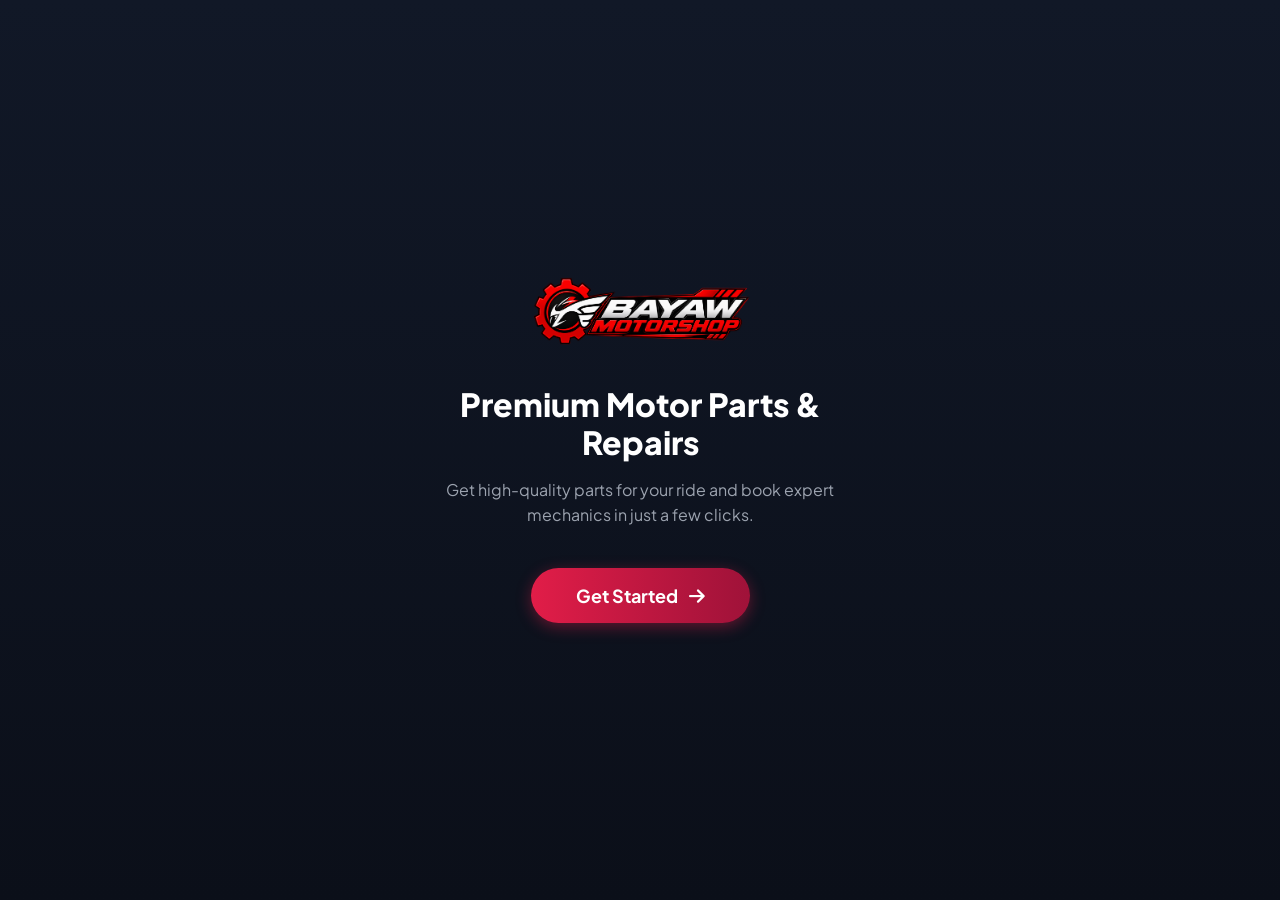
<file: index.html>
<!DOCTYPE html>
<html lang="en">
<head>
    <meta charset="UTF-8">
    <meta name="viewport" content="width=device-width, initial-scale=1.0">
    <title>Welcome - Bayaw Motorshop</title>
    <link rel="stylesheet" href="https://cdnjs.cloudflare.com/ajax/libs/font-awesome/6.4.0/css/all.min.css">
    
    <!-- NAKAPASOK NA ANG CSS DITO PARA IWAS CONFLICT -->
    <style>
        @import url('https://fonts.googleapis.com/css2?family=Plus+Jakarta+Sans:wght@400;500;600;700;800&display=swap');

        * {
            margin: 0;
            padding: 0;
            box-sizing: border-box;
            font-family: 'Plus Jakarta Sans', sans-serif;
        }

        body {
            background: linear-gradient(180deg, #111827 0%, #0B0F19 100%);
            display: flex;
            justify-content: center;
            align-items: center;
            min-height: 100vh;
            padding: 20px;
            text-align: center;
            color: white;
            overflow: hidden;
        }

        .welcome-container {
            max-width: 450px;
            width: 100%;
            animation: fadeIn 1s ease-in-out;
        }

        @keyframes fadeIn {
            from { opacity: 0; transform: translateY(20px); }
            to { opacity: 1; transform: translateY(0); }
        }

        .welcome-container img {
            width: 220px;
            max-height: 100px;
            object-fit: contain;
            margin-bottom: 30px;
        }

        .welcome-container h1 {
            font-size: 32px;
            font-weight: 800;
            margin-bottom: 15px;
            line-height: 1.2;
        }

        .welcome-container p {
            color: #9CA3AF;
            font-size: 16px;
            line-height: 1.6;
            margin-bottom: 40px;
        }

        /* MOVING GRADIENT ANIMATION */
        @keyframes gradientMove {
            0% { background-position: 0% 50%; }
            50% { background-position: 100% 50%; }
            100% { background-position: 0% 50%; }
        }

        .btn-get-started {
            display: inline-block;
            padding: 16px 45px;
            color: white;
            text-decoration: none;
            border-radius: 50px;
            font-weight: 700;
            font-size: 18px;
            
            /* ITO ANG MOVING GRADIENT */
            background: linear-gradient(270deg, #E11D48, #BE123C, #9F1239, #E11D48);
            background-size: 300% 300%;
            animation: gradientMove 3s ease infinite;
            
            box-shadow: 0 4px 15px rgba(225, 29, 72, 0.4);
            transition: 0.3s;
            cursor: pointer;
            border: none;
        }

        .btn-get-started:hover {
            transform: translateY(-3px) scale(1.02);
            box-shadow: 0 8px 25px rgba(225, 29, 72, 0.6);
        }
    </style>
</head>
<body>

    <div class="welcome-container">
        <img src="images/logo.png" alt="Bayaw Motorshop Logo">
        
        <h1>Premium Motor Parts & Repairs</h1>
        
        <p>Get high-quality parts for your ride and book expert mechanics in just a few clicks.</p>
        
        <!-- Dito papunta sa Login page -->
        <a href="login.html" class="btn-get-started">
            Get Started <i class="fa-solid fa-arrow-right" style="margin-left: 8px;"></i>
        </a>
    </div>

</body>
</html>
</file>
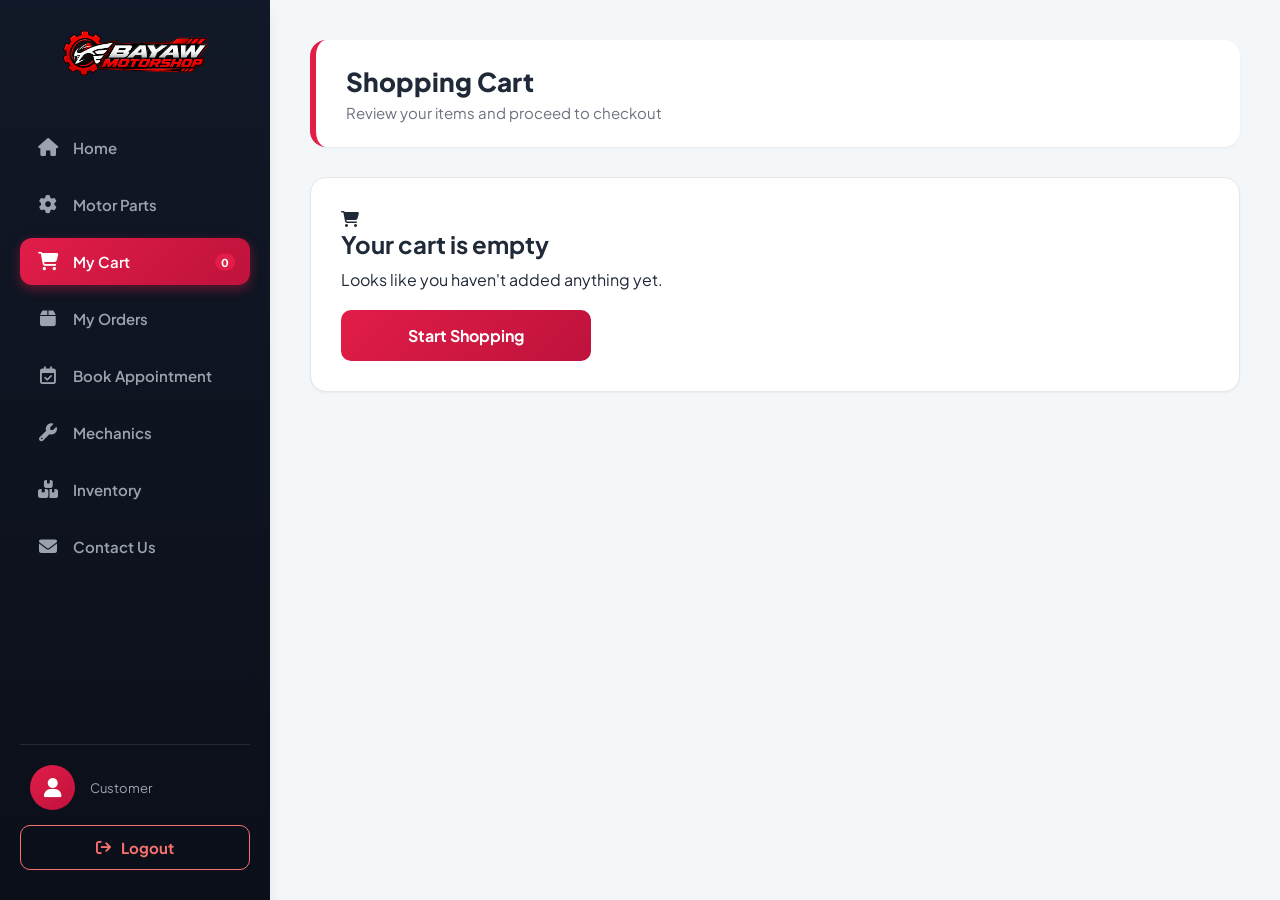
<file: cart.html>
<!DOCTYPE html>
<html lang="en">
<head>
    <meta charset="UTF-8">
    <meta name="viewport" content="width=device-width, initial-scale=1.0">
    <title>My Cart - Bayaw</title>
    <link rel="stylesheet" href="style.css">
    <link rel="stylesheet" href="https://cdnjs.cloudflare.com/ajax/libs/font-awesome/6.4.0/css/all.min.css">
</head>
<body>
    <div class="modal-overlay" id="customModal">
        <div class="modal-box"><h3 id="modalTitle">Title</h3><p id="modalMessage">Message</p><div class="modal-actions"><button class="btn-outline" id="modalBtnNo" onclick="closeModal()">No</button><button class="btn-primary" id="modalBtnYes">Yes</button></div></div>
    </div>

    <div class="mobile-header">
        <img src="images/logo.png" style="height: 35px;" alt="Logo">
        <button class="menu-toggle" onclick="toggleMenu()"><i class="fa-solid fa-bars"></i></button>
    </div>

    <div class="app-container">
        <aside class="sidebar" id="sidebar">
            <div class="logo"><img src="images/logo.png" alt="Bayaw Motorshop"></div>
            <ul class="nav-menu">
                <li><a href="dashboard.html"><i class="fa-solid fa-house"></i> Home</a></li>
                <li><a href="motor-parts.html"><i class="fa-solid fa-gear"></i> Motor Parts</a></li>
                <li><a href="cart.html" class="active"><i class="fa-solid fa-cart-shopping"></i> My Cart <span class="cart-badge" id="cartCount">0</span></a></li>
                <li><a href="orders.html"><i class="fa-solid fa-box"></i> My Orders</a></li>
                <li><a href="book-appointment.html"><i class="fa-regular fa-calendar-check"></i> Book Appointment</a></li>
                <li><a href="mechanics.html"><i class="fa-solid fa-wrench"></i> Mechanics</a></li>
                <li><a href="inventory.html"><i class="fa-solid fa-boxes-stacked"></i> Inventory</a></li>
                <li><a href="contact.html"><i class="fa-solid fa-envelope"></i> Contact Us</a></li>
            </ul>
            <div class="user-section">
                <div class="user-profile"><div class="avatar"><i class="fa-solid fa-user"></i></div><div><h4></h4><p>Customer</p></div></div>
                <button class="logout-btn" onclick="window.location.href='index.html'"><i class="fa-solid fa-arrow-right-from-bracket"></i> Logout</button>
            </div>
        </aside>

        <main class="main-content">
            <div class="page-header"><h1>Shopping Cart</h1><p>Review your items and proceed to checkout</p></div>
            <div class="cart-container" id="cartContainer"></div>
        </main>
    </div>

    <nav class="bottom-nav">
        <a href="dashboard.html"><i class="fa-solid fa-house"></i><span>Home</span></a>
        <a href="motor-parts.html"><i class="fa-solid fa-gear"></i><span>Shop</span></a>
        <a href="cart.html" class="active"><i class="fa-solid fa-cart-shopping"></i><span>Cart</span></a>
        <a href="orders.html"><i class="fa-solid fa-box"></i><span>Orders</span></a>
        <a href="book-appointment.html"><i class="fa-regular fa-calendar-check"></i><span>Book</span></a>
        <a href="mechanics.html"><i class="fa-solid fa-wrench"></i><span>Mech</span></a>
        <a href="inventory.html"><i class="fa-solid fa-boxes-stacked"></i><span>Inv</span></a>
        <a href="contact.html"><i class="fa-solid fa-envelope"></i><span>Contact</span></a>
    </nav>

    <script>
        function toggleMenu() { document.getElementById('sidebar').classList.toggle('active'); }
        function getCart() { return JSON.parse(localStorage.getItem('bayawCart')) || []; }
        function saveCart(cart) { localStorage.setItem('bayawCart', JSON.stringify(cart)); updateCartBadge(); }
        function updateCartBadge() { const totalQty = getCart().reduce((sum, item) => sum + item.qty, 0); document.querySelectorAll('.cart-badge').forEach(b => b.innerText = totalQty); }
        
        function showModal(title, message, onConfirm, yesText = "Yes", noText = "No") {
            document.getElementById('modalTitle').innerText = title; document.getElementById('modalMessage').innerText = message;
            const btnYes = document.getElementById('modalBtnYes'); const btnNo = document.getElementById('modalBtnNo'); btnYes.innerText = yesText; btnNo.innerText = noText;
            const newYes = btnYes.cloneNode(true); const newNo = btnNo.cloneNode(true); btnYes.parentNode.replaceChild(newYes, btnYes); btnNo.parentNode.replaceChild(newNo, btnNo);
            newYes.onclick = () => { closeModal(); if(onConfirm) onConfirm(); }; newNo.onclick = () => { closeModal(); };
            document.getElementById('customModal').classList.add('active');
        }
        function closeModal() { document.getElementById('customModal').classList.remove('active'); }

        function renderCart() {
            const cart = getCart(); const container = document.getElementById('cartContainer');
            if (cart.length === 0) { container.innerHTML = `<div class="empty-cart"><i class="fa-solid fa-cart-shopping"></i><h2>Your cart is empty</h2><p style="margin-top: 10px; margin-bottom: 20px;">Looks like you haven't added anything yet.</p><button class="btn-primary" onclick="window.location.href='motor-parts.html'" style="max-width: 250px; margin: 0 auto; padding: 15px;">Start Shopping</button></div>`; return; }
            
            let html = ''; let total = 0;
            cart.forEach(item => {
                let itemTotal = item.price * item.qty; total += itemTotal;
                html += `
                    <div class="cart-item">
                        <img src="${item.image}" alt="${item.name}">
                        <div class="cart-details"><h4>${item.name}</h4><div class="price">₱${item.price.toLocaleString()}</div></div>
                        <div class="cart-actions">
                            <!-- PLUS AND MINUS BUTTONS -->
                            <div class="qty-container">
                                <button class="qty-btn" onclick="changeQty('${item.id}', -1)">-</button>
                                <input type="text" class="qty-input" value="${item.qty}" readonly>
                                <button class="qty-btn" onclick="changeQty('${item.id}', 1)">+</button>
                            </div>
                            <button class="btn-remove" onclick="confirmRemove('${item.id}', '${item.name}')"><i class="fa-solid fa-trash"></i></button>
                        </div>
                    </div>`;
            });
            html += `<div class="cart-summary"><h3>Total: <span class="total-price">₱${total.toLocaleString()}</span></h3><button class="btn-primary" style="max-width: 300px; margin-left: auto; padding: 15px;" onclick="confirmCheckout(${total})">Proceed to Checkout</button></div>`;
            container.innerHTML = html;
        }

        // Logic para sa Plus at Minus
        function changeQty(id, change) {
            let cart = getCart();
            let item = cart.find(i => i.id === id);
            if (item) {
                item.qty += change;
                if (item.qty < 1) item.qty = 1; // Bawal bumaba sa 1
                saveCart(cart); 
                renderCart();
            }
        }

        function confirmRemove(id, name) {
            showModal("Remove Item", `Are you sure you want to remove ${name}?`, () => {
                let cart = getCart().filter(item => item.id !== id); saveCart(cart); renderCart();
            }, "Yes, Remove", "Cancel");
        }

        function confirmCheckout(totalAmount) {
            showModal("Checkout", "Are you sure you want to place this order?", () => {
                const cart = getCart();
                let orders = JSON.parse(localStorage.getItem('bayawOrders')) || [];
                orders.push({ orderId: 'ORD-' + Math.floor(Math.random() * 1000000), date: new Date().toLocaleString(), items: cart, total: totalAmount, status: 'Processing' });
                localStorage.setItem('bayawOrders', JSON.stringify(orders));
                localStorage.removeItem('bayawCart'); updateCartBadge();
                
                showModal("Order Successful!", "Thank you! Your order is being processed.", () => {
                    window.location.href = 'orders.html';
                }, "View My Orders", "Close");
            }, "Yes, Place Order", "Cancel");
        }

        function confirmLogout() { showModal("Logout", "Are you sure you want to log out?", () => { window.location.href = 'welcome.html'; }, "Yes, Logout", "Cancel"); }

        updateCartBadge(); renderCart();
    </script>
</body>
</html>
</file>
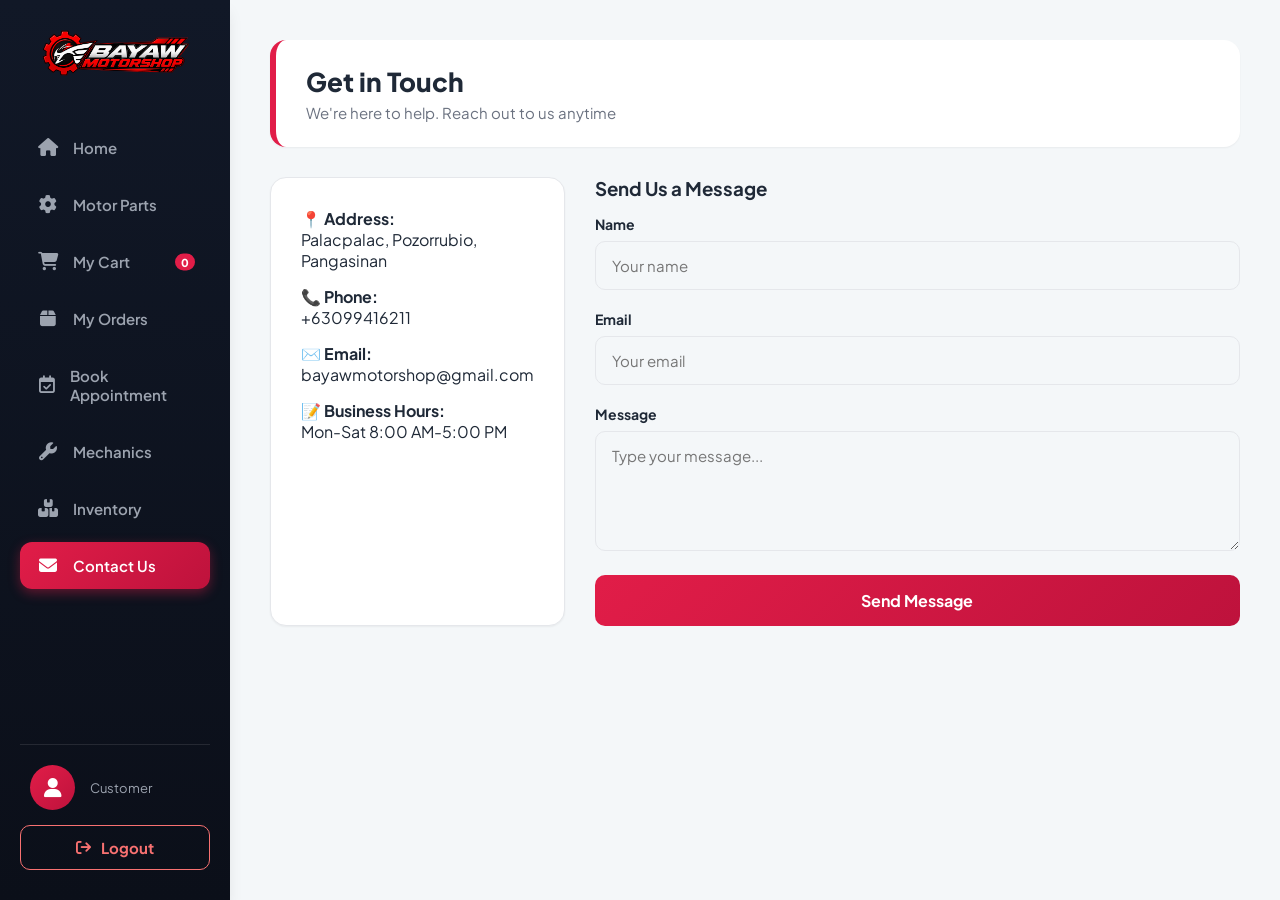
<file: contact.html>
<!DOCTYPE html>
<html lang="en">
<head>
    <meta charset="UTF-8">
    <meta name="viewport" content="width=device-width, initial-scale=1.0">
    <title>Contact Us - Bayaw</title>
    <link rel="stylesheet" href="style.css">
    <link rel="stylesheet" href="https://cdnjs.cloudflare.com/ajax/libs/font-awesome/6.4.0/css/all.min.css">
</head>
<body>
    <div class="modal-overlay" id="customModal">
        <div class="modal-box"><h3 id="modalTitle">Message Sent!</h3><p id="modalMessage">Thank you for reaching out. We will get back to you shortly.</p><div class="modal-actions"><button class="btn-primary" onclick="closeModal()">Okay</button></div></div>
    </div>

    <div class="mobile-header"><img src="images/logo.png" style="height: 35px;"><button class="menu-toggle" onclick="toggleMenu()"><i class="fa-solid fa-bars"></i></button></div>
    
    <div class="app-container">
        <aside class="sidebar" id="sidebar">
            <div class="logo"><img src="images/logo.png" alt="Bayaw Motorshop"></div>
            <ul class="nav-menu">
                <li><a href="dashboard.html"><i class="fa-solid fa-house"></i> Home</a></li>
                <li><a href="motor-parts.html"><i class="fa-solid fa-gear"></i> Motor Parts</a></li>
                <li><a href="cart.html"><i class="fa-solid fa-cart-shopping"></i> My Cart <span class="cart-badge" id="cartCount">0</span></a></li>
                <li><a href="orders.html"><i class="fa-solid fa-box"></i> My Orders</a></li>
                <li><a href="book-appointment.html"><i class="fa-regular fa-calendar-check"></i> Book Appointment</a></li>
                <li><a href="mechanics.html"><i class="fa-solid fa-wrench"></i> Mechanics</a></li>
                <li><a href="inventory.html"><i class="fa-solid fa-boxes-stacked"></i> Inventory</a></li>
                <li><a href="contact.html" class="active"><i class="fa-solid fa-envelope"></i> Contact Us</a></li>
            </ul>
            <div class="user-section">
                <div class="user-profile"><div class="avatar"><i class="fa-solid fa-user"></i></div><div><h4></h4><p>Customer</p></div></div>
                <button class="logout-btn" onclick="window.location.href='index.html'"><i class="fa-solid fa-arrow-right-from-bracket"></i> Logout</button>
            </div>
        </aside>

        <main class="main-content">
            <div class="page-header"><h1>Get in Touch</h1><p>We're here to help. Reach out to us anytime</p></div>
            <div class="layout-two-col">
                <div class="services-list">
                    <p style="margin-bottom: 15px;">📍 <b>Address:</b><br>Palacpalac, Pozorrubio, Pangasinan</p>
                    <p style="margin-bottom: 15px;">📞 <b>Phone:</b><br>+63099416211</p>
                    <p style="margin-bottom: 15px;">✉️ <b>Email:</b><br>bayawmotorshop@gmail.com</p>
                    <p>📝 <b>Business Hours:</b><br>Mon-Sat 8:00 AM-5:00 PM</p>
                </div>
                <div>
                    <h3 style="margin-bottom: 15px;">Send Us a Message</h3>
                    <form id="contactForm">
                        <div class="form-group"><label>Name</label><input type="text" placeholder="Your name" required></div>
                        <div class="form-group"><label>Email</label><input type="email" placeholder="Your email" required></div>
                        <div class="form-group"><label>Message</label><textarea placeholder="Type your message..." required></textarea></div>
                        <button type="submit" class="btn-primary">Send Message</button>
                    </form>
                </div>
            </div>
        </main>
    </div>

    <nav class="bottom-nav">
        <a href="dashboard.html"><i class="fa-solid fa-house"></i><span>Home</span></a>
        <a href="motor-parts.html"><i class="fa-solid fa-gear"></i><span>Shop</span></a>
        <a href="cart.html"><i class="fa-solid fa-cart-shopping"></i><span>Cart</span></a>
        <a href="orders.html"><i class="fa-solid fa-box"></i><span>Orders</span></a>
        <a href="book-appointment.html"><i class="fa-regular fa-calendar-check"></i><span>Book</span></a>
        <a href="mechanics.html"><i class="fa-solid fa-wrench"></i><span>Mech</span></a>
        <a href="inventory.html"><i class="fa-solid fa-boxes-stacked"></i><span>Inv</span></a>
        <a href="contact.html" class="active"><i class="fa-solid fa-envelope"></i><span>Contact</span></a>
    </nav>

    <script>
        function toggleMenu() { document.getElementById('sidebar').classList.toggle('active'); }
        function updateCartBadge() { const cart = JSON.parse(localStorage.getItem('bayawCart')) || []; document.querySelectorAll('.cart-badge').forEach(b => b.innerText = cart.reduce((sum, item) => sum + item.qty, 0)); }
        
        function closeModal() { document.getElementById('customModal').classList.remove('active'); }
        function showModal(title, message) {
            document.getElementById('modalTitle').innerText = title; document.getElementById('modalMessage').innerText = message;
            document.getElementById('customModal').classList.add('active');
        }
        function confirmLogout() { showModal("Logout", "Are you sure you want to log out?"); /* Simplified for now */ }

        document.getElementById('contactForm').addEventListener('submit', function(e) {
            e.preventDefault();
            document.getElementById('customModal').classList.add('active');
            this.reset();
        });
        
        updateCartBadge();
    </script>
</body>
</html>
</file>
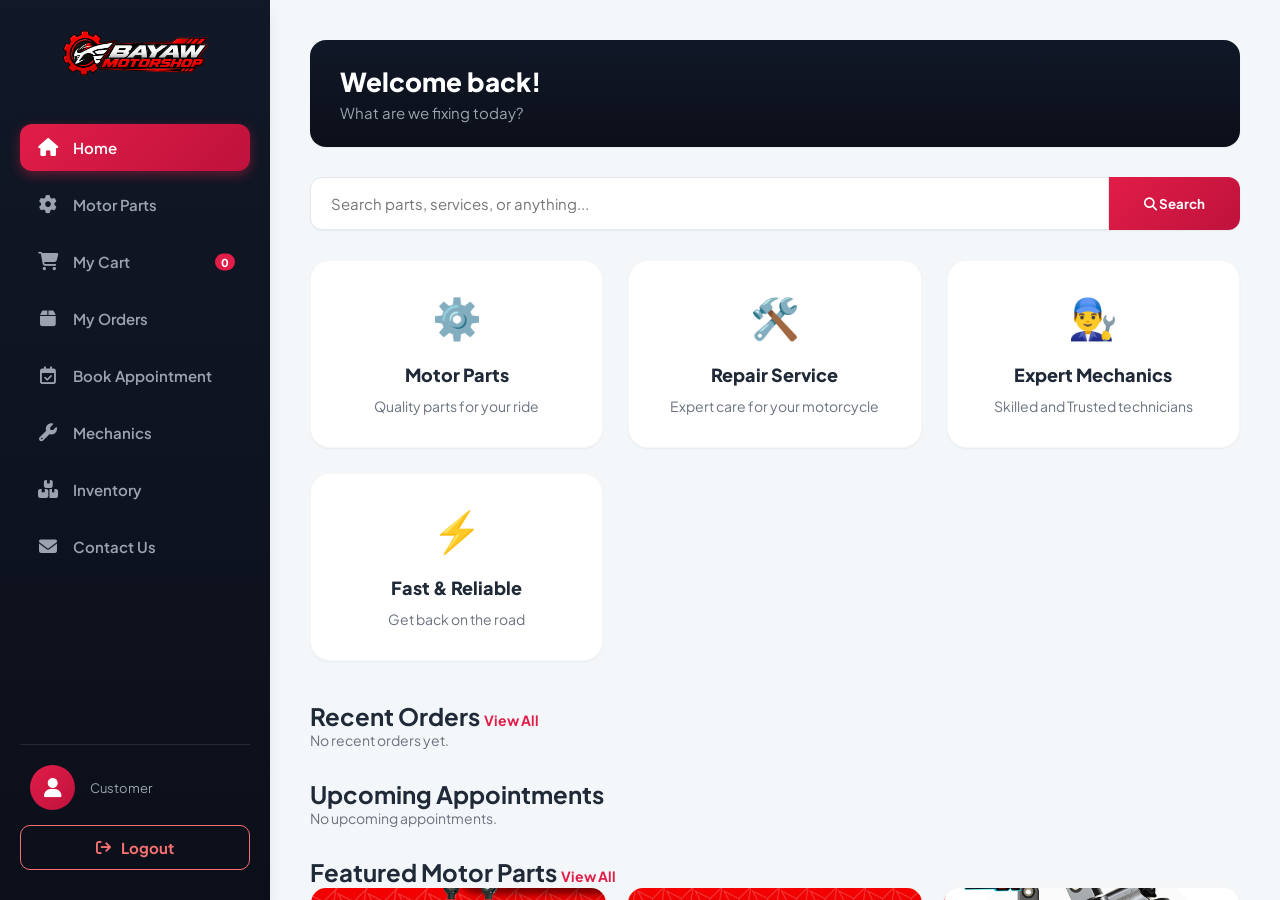
<file: dashboard.html>
<!DOCTYPE html>
<html lang="en">
<head>
    <meta charset="UTF-8">
    <meta name="viewport" content="width=device-width, initial-scale=1.0">
    <title>Dashboard - Bayaw</title>
    <link rel="stylesheet" href="style.css">
    <link rel="stylesheet" href="https://cdnjs.cloudflare.com/ajax/libs/font-awesome/6.4.0/css/all.min.css">
</head>
<body>
    <div class="mobile-header"><img src="images/logo.png" style="height: 35px;"><button class="menu-toggle" onclick="toggleMenu()"><i class="fa-solid fa-bars"></i></button></div>
    <div class="app-container">
        <aside class="sidebar" id="sidebar">
            <div class="logo"><img src="images/logo.png" alt="Bayaw Motorshop"></div>
            <ul class="nav-menu">
                <li><a href="dashboard.html" class="active"><i class="fa-solid fa-house"></i> Home</a></li>
                <li><a href="motor-parts.html"><i class="fa-solid fa-gear"></i> Motor Parts</a></li>
                <li><a href="cart.html"><i class="fa-solid fa-cart-shopping"></i> My Cart <span class="cart-badge" id="cartCount">0</span></a></li>
                <li><a href="orders.html"><i class="fa-solid fa-box"></i> My Orders</a></li>
                <li><a href="book-appointment.html"><i class="fa-regular fa-calendar-check"></i> Book Appointment</a></li>
                <li><a href="mechanics.html"><i class="fa-solid fa-wrench"></i> Mechanics</a></li>
                <li><a href="inventory.html"><i class="fa-solid fa-boxes-stacked"></i> Inventory</a></li>
                <li><a href="contact.html"><i class="fa-solid fa-envelope"></i> Contact Us</a></li>
            </ul>
            <div class="user-section">
                <div class="user-profile"><div class="avatar"><i class="fa-solid fa-user"></i></div><div><h4></h4><p>Customer</p></div></div>
                <button class="logout-btn" onclick="window.location.href='index.html'"><i class="fa-solid fa-arrow-right-from-bracket"></i> Logout</button>
            </div>
        </aside>

        <main class="main-content">
            <div class="page-header" style="border-left: none; background: var(--gradient-dark); color: white;">
                <h1 style="color: white;">Welcome back!</h1><p style="color: #9CA3AF;">What are we fixing today?</p>
            </div>
            
            <div class="search-bar"><input type="text" placeholder="Search parts, services, or anything..."><button><i class="fa-solid fa-magnifying-glass"></i> Search</button></div>
            
            <div class="cards-grid">
                <div class="feature-card" onclick="window.location.href='motor-parts.html'"><div class="icon">⚙️</div><h3>Motor Parts</h3><p>Quality parts for your ride</p></div>
                <div class="feature-card" onclick="window.location.href='book-appointment.html'"><div class="icon">🛠️</div><h3>Repair Service</h3><p>Expert care for your motorcycle</p></div>
                <div class="feature-card" onclick="window.location.href='mechanics.html'"><div class="icon">👨‍🔧</div><h3>Expert Mechanics</h3><p>Skilled and Trusted technicians</p></div>
                <div class="feature-card" onclick="window.location.href='motor-parts.html'"><div class="icon">⚡</div><h3>Fast & Reliable</h3><p>Get back on the road</p></div>
            </div>

            <!-- DITO LALABAS ANG ORDERS AT APPOINTMENTS -->
            <h2 class="section-title" style="margin-top: 30px;">Recent Orders <a href="orders.html" style="font-size:14px; color:var(--primary-red); text-decoration:none;">View All</a></h2>
            <div id="dashboardOrders" class="dashboard-widget-container"></div>

            <h2 class="section-title" style="margin-top: 30px;">Upcoming Appointments</h2>
            <div id="dashboardAppointments" class="dashboard-widget-container"></div>

            <h2 class="section-title" style="margin-top: 30px;">Featured Motor Parts <a href="motor-parts.html" style="font-size:14px; color:var(--primary-red); text-decoration:none;">View All</a></h2>
            <div class="product-grid">
                <div class="product-card"><img src="images/trcrearshock.webp" style="object-fit:cover; height:180px;"><div class="product-info"><h4>TRC Rear Shock</h4><div class="price">₱3200</div></div></div>
                <div class="product-card"><img src="images/TRCdiscbrake.webp" style="object-fit:cover; height:180px;"><div class="product-info"><h4>TRC Disc Brake</h4><div class="price">₱2500</div></div></div>
                <div class="product-card"><img src="images/bomxshock.webp" style="object-fit:cover; height:180px;"><div class="product-info"><h4>Bom X Shock</h4><div class="price">₱3800</div></div></div>
                <div class="product-card"><img src="images/trcmagscnc.webp" style="object-fit:cover; height:180px;"><div class="product-info"><h4>TRC Mags CNC</h4><div class="price">₱6500</div></div></div>
            </div>
        </main>
    </div>

    <nav class="bottom-nav">
        <a href="dashboard.html" class="active"><i class="fa-solid fa-house"></i><span>Home</span></a>
        <a href="motor-parts.html"><i class="fa-solid fa-gear"></i><span>Shop</span></a>
        <a href="cart.html"><i class="fa-solid fa-cart-shopping"></i><span>Cart</span></a>
        <a href="orders.html"><i class="fa-solid fa-box"></i><span>Orders</span></a>
        <a href="book-appointment.html"><i class="fa-regular fa-calendar-check"></i><span>Book</span></a>
        <a href="mechanics.html"><i class="fa-solid fa-wrench"></i><span>Mech</span></a>
        <a href="inventory.html"><i class="fa-solid fa-boxes-stacked"></i><span>Inv</span></a>
        <a href="contact.html"><i class="fa-solid fa-envelope"></i><span>Contact</span></a>
    </nav>

    <script>
        function toggleMenu() { document.getElementById('sidebar').classList.toggle('active'); }
        function updateCartBadge() { const cart = JSON.parse(localStorage.getItem('bayawCart')) || []; document.querySelectorAll('.cart-badge').forEach(b => b.innerText = cart.reduce((sum, item) => sum + item.qty, 0)); }
        
        function renderDashboardWidgets() {
            // 1. Render Orders
            const orders = JSON.parse(localStorage.getItem('bayawOrders')) || [];
            const ordersContainer = document.getElementById('dashboardOrders');
            if(orders.length === 0) {
                ordersContainer.innerHTML = `<p style="color: var(--text-muted); font-size: 14px;">No recent orders yet.</p>`;
            } else {
                let html = '';
                // Kunin ang huling 2 orders
                orders.slice(-2).reverse().forEach(order => {
                    html += `
                        <div class="widget-card">
                            <div class="widget-header"><span><b>${order.orderId}</b></span><span class="status-chip-small">${order.status}</span></div>
                            <div class="widget-body">
                                <p>Total: <b>₱${order.total.toLocaleString()}</b></p>
                                <p><span>${order.date}</span></p>
                            </div>
                        </div>
                    `;
                });
                ordersContainer.innerHTML = html;
            }

            // 2. Render Appointments
            const appts = JSON.parse(localStorage.getItem('bayawAppointments')) || [];
            const apptsContainer = document.getElementById('dashboardAppointments');
            if(appts.length === 0) {
                apptsContainer.innerHTML = `<p style="color: var(--text-muted); font-size: 14px;">No upcoming appointments.</p>`;
            } else {
                let html = '';
                // Kunin ang huling 2 appointments
                appts.slice(-2).reverse().forEach(appt => {
                    html += `
                        <div class="widget-card">
                            <div class="widget-header"><span><b>${appt.id}</b></span><span class="status-chip-small success">Confirmed</span></div>
                            <div class="widget-body">
                                <p><b>${appt.service}</b> with ${appt.mech}</p>
                                <p><span>${appt.date} at ${appt.time}</span></p>
                            </div>
                        </div>
                    `;
                });
                apptsContainer.innerHTML = html;
            }
        }
        
        updateCartBadge();
        renderDashboardWidgets();
    </script>
</body>
</html>
</file>
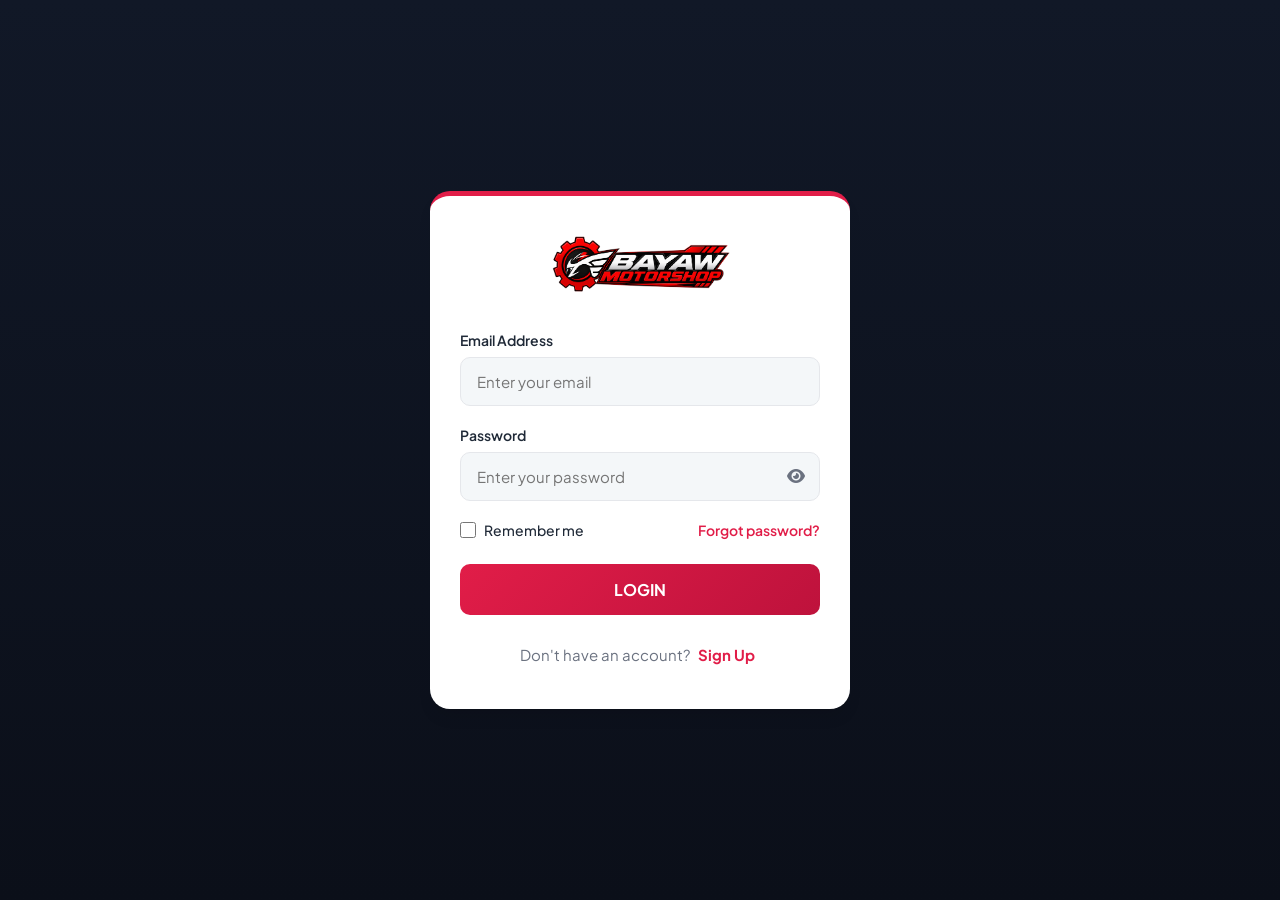
<file: login.html>
<!DOCTYPE html>
<html lang="en">
<head>
    <meta charset="UTF-8">
    <meta name="viewport" content="width=device-width, initial-scale=1.0">
    <title>Login - Bayaw Motorshop</title>
    <link rel="stylesheet" href="style.css">
    <link rel="stylesheet" href="https://cdnjs.cloudflare.com/ajax/libs/font-awesome/6.4.0/css/all.min.css">
</head>
<body class="login-body">
    <div class="login-container">
        <div class="logo"><img src="images/logo.png" alt="Bayaw Motorshop"></div>
        
        <form id="loginForm">
            <div class="input-group">
                <label>Email Address</label>
                <input type="email" placeholder="Enter your email" required>
            </div>
            <div class="input-group">
                <label>Password</label>
                <div class="password-wrapper">
                    <input type="password" id="loginPassword" placeholder="Enter your password" required>
                    <i class="fa-solid fa-eye toggle-password" onclick="togglePassword('loginPassword', this)"></i>
                </div>
            </div>
            <div class="form-options">
                <label><input type="checkbox"> Remember me</label>
                <a href="javascript:void(0)" onclick="alert('Reset password link sent!')">Forgot password?</a>
            </div>
            <button type="submit" class="btn-primary">LOGIN</button>
        </form>
        
        <!-- ITO YUNG LINK -->
        <div class="login-links">Don't have an account? <a href="signup.html">Sign Up</a></div>
    </div>

    <script>
        function togglePassword(inputId, icon) {
            const input = document.getElementById(inputId);
            if (input.type === "password") { input.type = "text"; icon.classList.replace("fa-eye", "fa-eye-slash"); } 
            else { input.type = "password"; icon.classList.replace("fa-eye-slash", "fa-eye"); }
        }
        
        document.getElementById('loginForm').addEventListener('submit', function(e) { 
            e.preventDefault(); 
            window.location.href = 'dashboard.html'; 
        });
    </script>
</body>
</html>
</file>
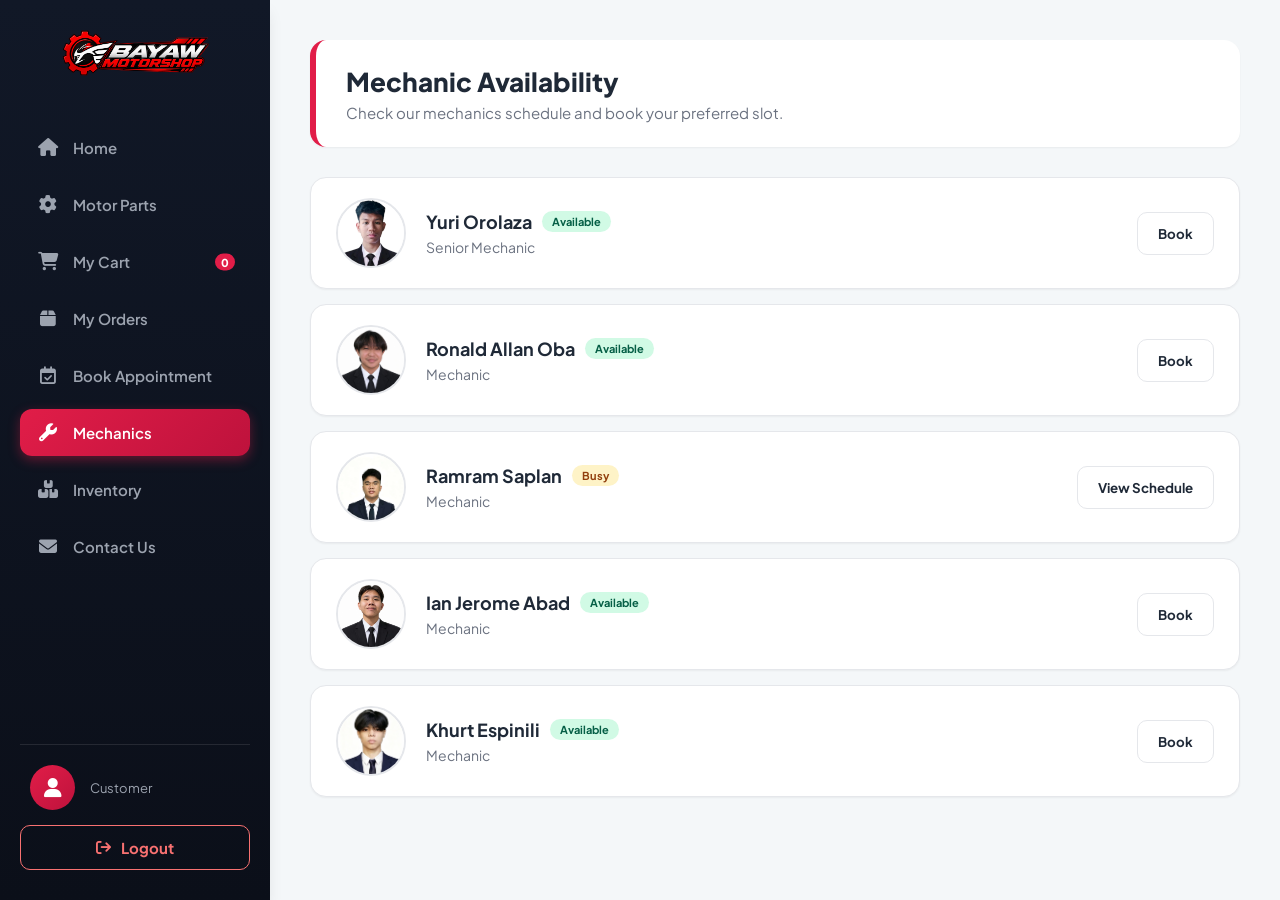
<file: mechanics.html>
<!DOCTYPE html>
<html lang="en">
<head>
    <meta charset="UTF-8">
    <meta name="viewport" content="width=device-width, initial-scale=1.0">
    <title>Mechanics - Bayaw</title>
    <link rel="stylesheet" href="style.css">
    <link rel="stylesheet" href="https://cdnjs.cloudflare.com/ajax/libs/font-awesome/6.4.0/css/all.min.css">
</head>
<body>
    <div class="modal-overlay" id="customModal">
        <div class="modal-box"><h3 id="modalTitle">Title</h3><p id="modalMessage">Message</p><div class="modal-actions"><button class="btn-outline" id="modalBtnNo" onclick="closeModal()">No</button><button class="btn-primary" id="modalBtnYes">Yes</button></div></div>
    </div>

    <div class="mobile-header">
        <img src="images/logo.png" style="height: 35px;" alt="Logo">
        <button class="menu-toggle" onclick="toggleMenu()"><i class="fa-solid fa-bars"></i></button>
    </div>

    <div class="app-container">
        <aside class="sidebar" id="sidebar">
            <div class="logo"><img src="images/logo.png" alt="Bayaw Motorshop"></div>
            <ul class="nav-menu">
                <li><a href="dashboard.html"><i class="fa-solid fa-house"></i> Home</a></li>
                <li><a href="motor-parts.html"><i class="fa-solid fa-gear"></i> Motor Parts</a></li>
                <li><a href="cart.html"><i class="fa-solid fa-cart-shopping"></i> My Cart <span class="cart-badge" id="cartCount">0</span></a></li>
                <li><a href="orders.html"><i class="fa-solid fa-box"></i> My Orders</a></li>
                <li><a href="book-appointment.html"><i class="fa-regular fa-calendar-check"></i> Book Appointment</a></li>
                <li><a href="mechanics.html" class="active"><i class="fa-solid fa-wrench"></i> Mechanics</a></li>
                <li><a href="inventory.html"><i class="fa-solid fa-boxes-stacked"></i> Inventory</a></li>
                <li><a href="contact.html"><i class="fa-solid fa-envelope"></i> Contact Us</a></li>
            </ul>
            <div class="user-section">
                <div class="user-profile"><div class="avatar"><i class="fa-solid fa-user"></i></div><div><h4></h4><p>Customer</p></div></div>
                <button class="logout-btn" onclick="window.location.href='index.html'"><i class="fa-solid fa-arrow-right-from-bracket"></i> Logout</button>
            </div>
        </aside>

        <main class="main-content">
            <div class="page-header"><h1>Mechanic Availability</h1><p>Check our mechanics schedule and book your preferred slot.</p></div>
            
            <div class="mechanic-card">
                <div class="mechanic-info">
                    <img src="images/yuri.jpg">
                    <div><h3>Yuri Orolaza <span class="badge available">Available</span></h3><p style="color: var(--text-muted); font-size: 14px;">Senior Mechanic</p></div>
                </div>
                <button class="btn-outline" onclick="window.location.href='book-appointment.html'">Book</button>
            </div>

            <div class="mechanic-card">
                <div class="mechanic-info">
                    <img src="images/oba.jpg">
                    <div><h3>Ronald Allan Oba <span class="badge available">Available</span></h3><p style="color: var(--text-muted); font-size: 14px;">Mechanic</p></div>
                </div>
                <button class="btn-outline" onclick="window.location.href='book-appointment.html'">Book</button>
            </div>

            <div class="mechanic-card">
                <div class="mechanic-info">
                    <img src="images/ram.jpg">
                    <div><h3>Ramram Saplan <span class="badge busy">Busy</span></h3><p style="color: var(--text-muted); font-size: 14px;">Mechanic</p></div>
                </div>
                <button class="btn-outline" onclick="showModal('Busy', 'Si Ramram ay busy ngayon. Pumili ng ibang mekaniko.', null, 'Okay', 'Close')">View Schedule</button>
            </div>

            <div class="mechanic-card">
                <div class="mechanic-info">
                    <img src="images/ian.jpg">
                    <div><h3>Ian Jerome Abad <span class="badge available">Available</span></h3><p style="color: var(--text-muted); font-size: 14px;">Mechanic</p></div>
                </div>
                <button class="btn-outline" onclick="window.location.href='book-appointment.html'">Book</button>
            </div>

            <div class="mechanic-card">
                <div class="mechanic-info">
                    <img src="images/khurt.jpg">
                    <div><h3>Khurt Espinili <span class="badge available">Available</span></h3><p style="color: var(--text-muted); font-size: 14px;">Mechanic</p></div>
                </div>
                <button class="btn-outline" onclick="window.location.href='book-appointment.html'">Book</button>
            </div>
        </main>
    </div>

    <nav class="bottom-nav">
        <a href="dashboard.html"><i class="fa-solid fa-house"></i><span>Home</span></a>
        <a href="motor-parts.html"><i class="fa-solid fa-gear"></i><span>Shop</span></a>
        <a href="cart.html"><i class="fa-solid fa-cart-shopping"></i><span>Cart</span></a>
        <a href="orders.html"><i class="fa-solid fa-box"></i><span>Orders</span></a>
        <a href="book-appointment.html"><i class="fa-regular fa-calendar-check"></i><span>Book</span></a>
        <a href="mechanics.html" class="active"><i class="fa-solid fa-wrench"></i><span>Mech</span></a>
        <a href="inventory.html"><i class="fa-solid fa-boxes-stacked"></i><span>Inv</span></a>
        <a href="contact.html"><i class="fa-solid fa-envelope"></i><span>Contact</span></a>
    </nav>

    <script>
        function toggleMenu() { document.getElementById('sidebar').classList.toggle('active'); }
        function updateCartBadge() { const cart = JSON.parse(localStorage.getItem('bayawCart')) || []; document.querySelectorAll('.cart-badge').forEach(b => b.innerText = cart.reduce((sum, item) => sum + item.qty, 0)); }
        
        function showModal(title, message, onConfirm, yesText = "Yes", noText = "No") {
            document.getElementById('modalTitle').innerText = title; document.getElementById('modalMessage').innerText = message;
            const btnYes = document.getElementById('modalBtnYes'); const btnNo = document.getElementById('modalBtnNo'); btnYes.innerText = yesText; btnNo.innerText = noText;
            const newYes = btnYes.cloneNode(true); const newNo = btnNo.cloneNode(true); btnYes.parentNode.replaceChild(newYes, btnYes); btnNo.parentNode.replaceChild(newNo, btnNo);
            newYes.onclick = () => { closeModal(); if(onConfirm) onConfirm(); }; newNo.onclick = () => { closeModal(); };
            document.getElementById('customModal').classList.add('active');
        }
        function closeModal() { document.getElementById('customModal').classList.remove('active'); }
        function confirmLogout() { showModal("Logout", "Are you sure you want to log out?", () => { window.location.href = 'welcome.html'; }, "Yes, Logout", "Cancel"); }
        
        updateCartBadge();
    </script>
</body>
</html>
</file>
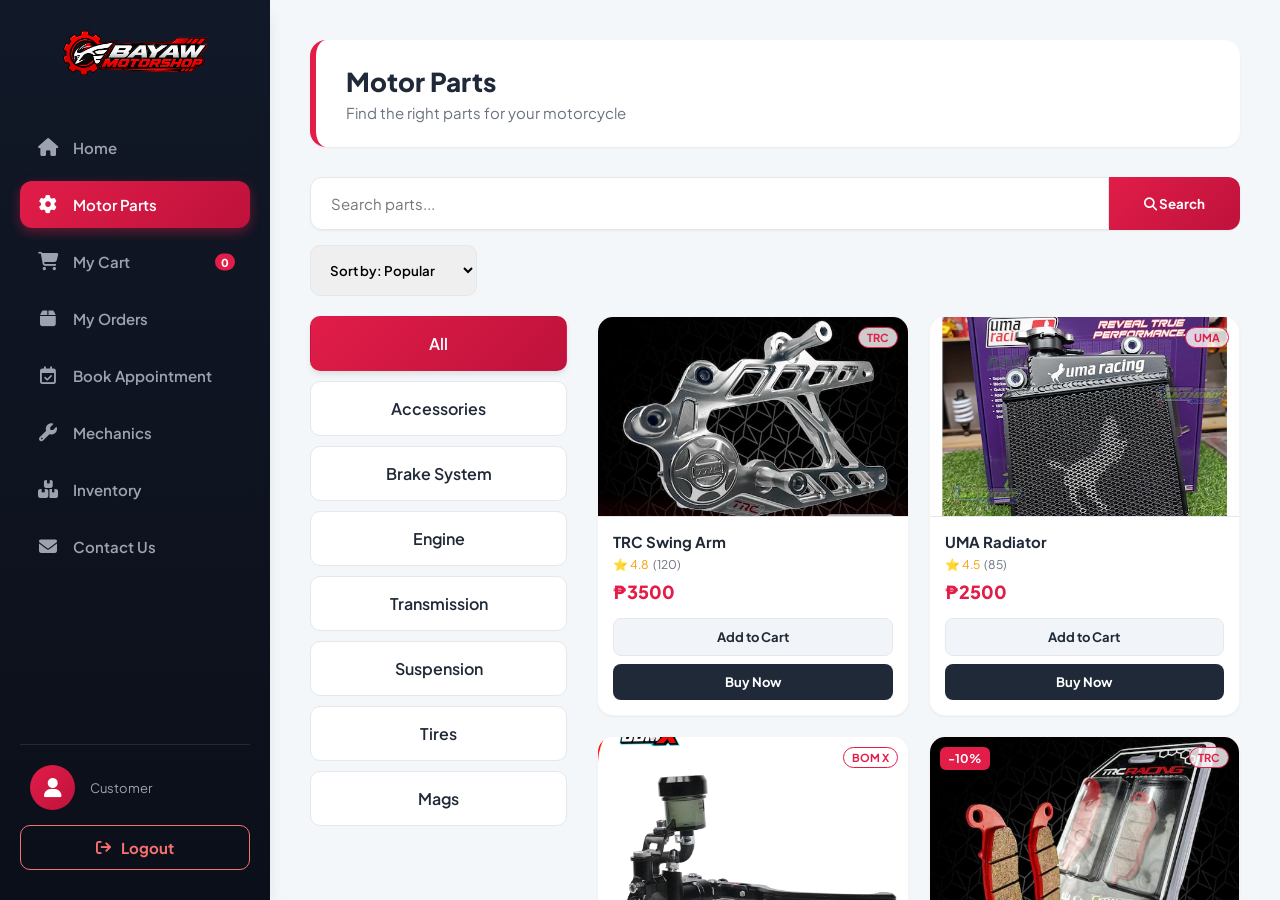
<file: motor-parts.html>
<!DOCTYPE html>
<html lang="en">
<head>
    <meta charset="UTF-8">
    <meta name="viewport" content="width=device-width, initial-scale=1.0">
    <title>Motor Parts - Bayaw</title>
    <link rel="stylesheet" href="style.css">
    <link rel="stylesheet" href="https://cdnjs.cloudflare.com/ajax/libs/font-awesome/6.4.0/css/all.min.css">
</head>
<body>
    <div class="modal-overlay" id="customModal">
        <div class="modal-box"><h3 id="modalTitle">Title</h3><p id="modalMessage">Message</p><div class="modal-actions"><button class="btn-outline" id="modalBtnNo" onclick="closeModal()">No</button><button class="btn-primary" id="modalBtnYes">Yes</button></div></div>
    </div>

    <div class="mobile-header">
        <img src="images/logo.png" style="height: 35px;" alt="Logo">
        <button class="menu-toggle" onclick="toggleMenu()"><i class="fa-solid fa-bars"></i></button>
    </div>

    <div class="app-container">
        <aside class="sidebar" id="sidebar">
            <div class="logo"><img src="images/logo.png" alt="Bayaw Motorshop"></div>
            <ul class="nav-menu">
                <li><a href="dashboard.html"><i class="fa-solid fa-house"></i> Home</a></li>
                <li><a href="motor-parts.html" class="active"><i class="fa-solid fa-gear"></i> Motor Parts</a></li>
                <li><a href="cart.html"><i class="fa-solid fa-cart-shopping"></i> My Cart <span class="cart-badge" id="cartCount">0</span></a></li>
                <li><a href="orders.html"><i class="fa-solid fa-box"></i> My Orders</a></li>
                <li><a href="book-appointment.html"><i class="fa-regular fa-calendar-check"></i> Book Appointment</a></li>
                <li><a href="mechanics.html"><i class="fa-solid fa-wrench"></i> Mechanics</a></li>
                <li><a href="inventory.html"><i class="fa-solid fa-boxes-stacked"></i> Inventory</a></li>
                <li><a href="contact.html"><i class="fa-solid fa-envelope"></i> Contact Us</a></li>
            </ul>
            <div class="user-section">
                <div class="user-profile"><div class="avatar"><i class="fa-solid fa-user"></i></div><div><h4></h4><p>Customer</p></div></div>
                <button class="logout-btn" onclick="window.location.href='index.html'"><i class="fa-solid fa-arrow-right-from-bracket"></i> Logout</button>
            </div>
        </aside>

        <main class="main-content">
            <div class="page-header"><h1>Motor Parts</h1><p>Find the right parts for your motorcycle</p></div>
            
            <div style="display: flex; gap: 15px; margin-bottom: 20px; flex-wrap: wrap;">
                <div class="search-bar" style="margin-bottom: 0; flex-grow: 1;">
                    <input type="text" id="partSearch" placeholder="Search parts..." onkeyup="searchParts()">
                    <button><i class="fa-solid fa-magnifying-glass"></i> Search</button>
                </div>
                <!-- IDINAGDAG ANG onchange="sortProducts()" DITO -->
                <select id="sortSelect" onchange="sortProducts()" style="padding: 15px; border-radius: 10px; border: 1.5px solid var(--border-color); font-weight: 600; outline: none; cursor: pointer;">
                    <option value="popular">Sort by: Popular</option>
                    <option value="low-high">Price: Low to High</option>
                    <option value="high-low">Price: High to Low</option>
                </select>
            </div>

            <div class="layout-two-col">
                <div class="category-list">
                    <div class="category-btn active" onclick="filterParts('all', this)">All</div>
                    <div class="category-btn" onclick="filterParts('accessories', this)">Accessories</div>
                    <div class="category-btn" onclick="filterParts('brake', this)">Brake System</div>
                    <div class="category-btn" onclick="filterParts('engine', this)">Engine</div>
                    <div class="category-btn" onclick="filterParts('transmission', this)">Transmission</div>
                    <div class="category-btn" onclick="filterParts('suspension', this)">Suspension</div>
                    <div class="category-btn" onclick="filterParts('tires', this)">Tires</div>
                    <div class="category-btn" onclick="filterParts('mags', this)">Mags</div>
                </div>

                <div>
                    <div class="product-grid" id="partsGrid">
                        <!-- ACCESSORIES -->
                        <!-- NILAGYAN NG data-price ANG BAWAT ISA -->
                        <div class="product-card" data-category="accessories" data-price="3500">
                            <div class="brand-badge">TRC</div>
                            <img src="images/TRCswingarm.jpg" alt="TRC Swing Arm">
                            <div class="product-info"><h4>TRC Swing Arm</h4><div class="rating">⭐ 4.8 <span>(120)</span></div><div class="price-container"><span class="price">₱3500</span></div>
                                <button class="btn-add-cart" onclick="addToCart('A1', 'TRC Swing Arm', 3500, 'images/TRCswingarm.jpg')">Add to Cart</button>
                                <button class="btn-buy-now" onclick="buyNow('A1', 'TRC Swing Arm', 3500, 'images/TRCswingarm.jpg')">Buy Now</button>
                            </div>
                        </div>
                        <div class="product-card" data-category="accessories" data-price="2500">
                            <div class="brand-badge">UMA</div>
                            <img src="images/UMAradiator.png" alt="UMA Radiator">
                            <div class="product-info"><h4>UMA Radiator</h4><div class="rating">⭐ 4.5 <span>(85)</span></div><div class="price-container"><span class="price">₱2500</span></div>
                                <button class="btn-add-cart" onclick="addToCart('A2', 'UMA Radiator', 2500, 'images/UMAradiator.png')">Add to Cart</button>
                                <button class="btn-buy-now" onclick="buyNow('A2', 'UMA Radiator', 2500, 'images/UMAradiator.png')">Buy Now</button>
                            </div>
                        </div>
                        <div class="product-card" data-category="accessories" data-price="1500">
                            <div class="brand-badge">BOM X</div>
                            <img src="images/bomxdualtankbrakemaster.webp" alt="Bom X Brake Master">
                            <div class="product-info"><h4>Bom X Dual Tank Brake Master</h4><div class="rating">⭐ 4.6 <span>(42)</span></div><div class="price-container"><span class="price">₱1500</span></div>
                                <button class="btn-add-cart" onclick="addToCart('A3', 'Bom X Dual Tank Brake Master', 1500, 'images/bomxdualtankbrakemaster.webp')">Add to Cart</button>
                                <button class="btn-buy-now" onclick="buyNow('A3', 'Bom X Dual Tank Brake Master', 1500, 'images/bomxdualtankbrakemaster.webp')">Buy Now</button>
                            </div>
                        </div>

                        <!-- BRAKE SYSTEM -->
                        <div class="product-card" data-category="brake" data-price="450">
                            <div class="discount-badge">-10%</div>
                            <div class="brand-badge">TRC</div>
                            <img src="images/TRCbrakepads.jpg" alt="TRC Brake Pads">
                            <div class="product-info"><h4>TRC Brake Pads</h4><div class="rating">⭐ 4.9 <span>(200)</span></div><div class="price-container"><span class="price">₱450</span><span class="original-price">₱500</span></div>
                                <button class="btn-add-cart" onclick="addToCart('B1', 'TRC Brake Pads', 450, 'images/TRCbrakepads.jpg')">Add to Cart</button>
                                <button class="btn-buy-now" onclick="buyNow('B1', 'TRC Brake Pads', 450, 'images/TRCbrakepads.jpg')">Buy Now</button>
                            </div>
                        </div>
                        <div class="product-card" data-category="brake" data-price="2500">
                            <div class="brand-badge">TRC</div>
                            <img src="images/TRCdiscbrake.webp" alt="TRC Disc Brake">
                            <div class="product-info"><h4>TRC Disc Brake</h4><div class="rating">⭐ 4.7 <span>(110)</span></div><div class="price-container"><span class="price">₱2500</span></div>
                                <button class="btn-add-cart" onclick="addToCart('B2', 'TRC Disc Brake', 2500, 'images/TRCdiscbrake.webp')">Add to Cart</button>
                                <button class="btn-buy-now" onclick="buyNow('B2', 'TRC Disc Brake', 2500, 'images/TRCdiscbrake.webp')">Buy Now</button>
                            </div>
                        </div>
                        <div class="product-card" data-category="brake" data-price="250">
                            <img src="images/brakefluid.webp" alt="Brake Fluid">
                            <div class="product-info"><h4>Brake Fluid</h4><div class="rating">⭐ 4.8 <span>(300)</span></div><div class="price-container"><span class="price">₱250</span></div>
                                <button class="btn-add-cart" onclick="addToCart('B3', 'Brake Fluid', 250, 'images/brakefluid.webp')">Add to Cart</button>
                                <button class="btn-buy-now" onclick="buyNow('B3', 'Brake Fluid', 250, 'images/brakefluid.webp')">Buy Now</button>
                            </div>
                        </div>
                        <div class="product-card" data-category="brake" data-price="1200">
                            <div class="brand-badge">TRC</div>
                            <img src="images/TRCbrakemaster.webp" alt="TRC Brake Master">
                            <div class="product-info"><h4>TRC Brake Master</h4><div class="rating">⭐ 4.6 <span>(75)</span></div><div class="price-container"><span class="price">₱1200</span></div>
                                <button class="btn-add-cart" onclick="addToCart('B4', 'TRC Brake Master', 1200, 'images/TRCbrakemaster.webp')">Add to Cart</button>
                                <button class="btn-buy-now" onclick="buyNow('B4', 'TRC Brake Master', 1200, 'images/TRCbrakemaster.webp')">Buy Now</button>
                            </div>
                        </div>
                        <div class="product-card" data-category="brake" data-price="1800">
                            <div class="discount-badge">-15%</div>
                            <div class="brand-badge">TRC</div>
                            <img src="images/trcbrakemasterwithoiltank.webp" alt="TRC Brake Master w/ Oil Tank">
                            <div class="product-info"><h4>TRC Brake Master w/ Oil Tank</h4><div class="rating">⭐ 4.9 <span>(60)</span></div><div class="price-container"><span class="price">₱1800</span><span class="original-price">₱2100</span></div>
                                <button class="btn-add-cart" onclick="addToCart('B5', 'TRC Brake Master w/ Oil Tank', 1800, 'images/trcbrakemasterwithoiltank.webp')">Add to Cart</button>
                                <button class="btn-buy-now" onclick="buyNow('B5', 'TRC Brake Master w/ Oil Tank', 1800, 'images/trcbrakemasterwithoiltank.webp')">Buy Now</button>
                            </div>
                        </div>

                        <!-- ENGINE -->
                        <div class="product-card" data-category="engine" data-price="200">
                            <div class="brand-badge">NGK</div>
                            <img src="images/sparkplug.jpeg" alt="Spark Plug">
                            <div class="product-info"><h4>Spark Plug</h4><div class="rating">⭐ 4.8 <span>(500)</span></div><div class="price-container"><span class="price">₱200</span></div>
                                <button class="btn-add-cart" onclick="addToCart('E1', 'Spark Plug', 200, 'images/sparkplug.jpeg')">Add to Cart</button>
                                <button class="btn-buy-now" onclick="buyNow('E1', 'Spark Plug', 200, 'images/sparkplug.jpeg')">Buy Now</button>
                            </div>
                        </div>
                        <div class="product-card" data-category="engine" data-price="300">
                            <img src="images/gasketcylinderhead.webp" alt="Gasket Cylinder Head">
                            <div class="product-info"><h4>Gasket Cylinder Head</h4><div class="rating">⭐ 4.5 <span>(30)</span></div><div class="price-container"><span class="price">₱300</span></div>
                                <button class="btn-add-cart" onclick="addToCart('E2', 'Gasket Cylinder Head', 300, 'images/gasketcylinderhead.webp')">Add to Cart</button>
                                <button class="btn-buy-now" onclick="buyNow('E2', 'Gasket Cylinder Head', 300, 'images/gasketcylinderhead.webp')">Buy Now</button>
                            </div>
                        </div>
                        <div class="product-card" data-category="engine" data-price="850">
                            <div class="brand-badge">OEM</div>
                            <img src="images/pistonforwave110.webp" alt="Piston">
                            <div class="product-info"><h4>Piston Wave 110</h4><div class="rating">⭐ 4.7 <span>(40)</span></div><div class="price-container"><span class="price">₱850</span></div>
                                <button class="btn-add-cart" onclick="addToCart('E3', 'Piston Wave 110', 850, 'images/pistonforwave110.webp')">Add to Cart</button>
                                <button class="btn-buy-now" onclick="buyNow('E3', 'Piston Wave 110', 850, 'images/pistonforwave110.webp')">Buy Now</button>
                            </div>
                        </div>

                        <!-- TRANSMISSION -->
                        <div class="product-card" data-category="transmission" data-price="600">
                            <div class="brand-badge">YAMAHA</div>
                            <img src="images/chainyamaha.webp" alt="Yamaha Chain">
                            <div class="product-info"><h4>Yamaha Chain</h4><div class="rating">⭐ 4.9 <span>(150)</span></div><div class="price-container"><span class="price">₱600</span></div>
                                <button class="btn-add-cart" onclick="addToCart('T1', 'Yamaha Chain', 600, 'images/chainyamaha.webp')">Add to Cart</button>
                                <button class="btn-buy-now" onclick="buyNow('T1', 'Yamaha Chain', 600, 'images/chainyamaha.webp')">Buy Now</button>
                            </div>
                        </div>
                        <div class="product-card" data-category="transmission" data-price="350">
                            <img src="images/gearlever.webp" alt="Gear Lever">
                            <div class="product-info"><h4>Gear Lever</h4><div class="rating">⭐ 4.4 <span>(20)</span></div><div class="price-container"><span class="price">₱350</span></div>
                                <button class="btn-add-cart" onclick="addToCart('T2', 'Gear Lever', 350, 'images/gearlever.webp')">Add to Cart</button>
                                <button class="btn-buy-now" onclick="buyNow('T2', 'Gear Lever', 350, 'images/gearlever.webp')">Buy Now</button>
                            </div>
                        </div>

                        <!-- SUSPENSION -->
                        <div class="product-card" data-category="suspension" data-price="3200">
                            <div class="discount-badge">-20%</div>
                            <div class="brand-badge">TRC</div>
                            <img src="images/trcrearshock.webp" alt="TRC Rear Shock">
                            <div class="product-info"><h4>TRC Rear Shock</h4><div class="rating">⭐ 4.8 <span>(120)</span></div><div class="price-container"><span class="price">₱3200</span><span class="original-price">₱4000</span></div>
                                <button class="btn-add-cart" onclick="addToCart('S1', 'TRC Rear Shock', 3200, 'images/trcrearshock.webp')">Add to Cart</button>
                                <button class="btn-buy-now" onclick="buyNow('S1', 'TRC Rear Shock', 3200, 'images/trcrearshock.webp')">Buy Now</button>
                            </div>
                        </div>
                        <div class="product-card" data-category="suspension" data-price="3800">
                            <div class="brand-badge">BOM X</div>
                            <img src="images/bomxshock.webp" alt="Bom X Shock">
                            <div class="product-info"><h4>Bom X Shock</h4><div class="rating">⭐ 4.6 <span>(45)</span></div><div class="price-container"><span class="price">₱3800</span></div>
                                <button class="btn-add-cart" onclick="addToCart('S2', 'Bom X Shock', 3800, 'images/bomxshock.webp')">Add to Cart</button>
                                <button class="btn-buy-now" onclick="buyNow('S2', 'Bom X Shock', 3800, 'images/bomxshock.webp')">Buy Now</button>
                            </div>
                        </div>
                        <div class="product-card" data-category="suspension" data-price="4500">
                            <div class="brand-badge">RCB</div>
                            <img src="images/RCBSP800.jpg" alt="RCB SP800">
                            <div class="product-info"><h4>RCB SP800</h4><div class="rating">⭐ 4.9 <span>(210)</span></div><div class="price-container"><span class="price">₱4500</span></div>
                                <button class="btn-add-cart" onclick="addToCart('S3', 'RCB SP800', 4500, 'images/RCBSP800.jpg')">Add to Cart</button>
                                <button class="btn-buy-now" onclick="buyNow('S3', 'RCB SP800', 4500, 'images/RCBSP800.jpg')">Buy Now</button>
                            </div>
                        </div>

                        <!-- TIRES -->
                        <div class="product-card" data-category="tires" data-price="2800">
                            <div class="brand-badge">MICHELIN</div>
                            <img src="images/michelintires.webp" alt="Michelin Tires">
                            <div class="product-info"><h4>Michelin Tires</h4><div class="rating">⭐ 4.8 <span>(180)</span></div><div class="price-container"><span class="price">₱2800</span></div>
                                <button class="btn-add-cart" onclick="addToCart('R1', 'Michelin Tires', 2800, 'images/michelintires.webp')">Add to Cart</button>
                                <button class="btn-buy-now" onclick="buyNow('R1', 'Michelin Tires', 2800, 'images/michelintires.webp')">Buy Now</button>
                            </div>
                        </div>

                        <!-- MAGS -->
                        <div class="product-card" data-category="mags" data-price="5500">
                            <div class="discount-badge">-10%</div>
                            <div class="brand-badge">TRC</div>
                            <img src="images/TRCmag17s.webp" alt="TRC Mags 17s">
                            <div class="product-info"><h4>TRC Mags 17s</h4><div class="rating">⭐ 4.7 <span>(95)</span></div><div class="price-container"><span class="price">₱5500</span><span class="original-price">₱6000</span></div>
                                <button class="btn-add-cart" onclick="addToCart('M1', 'TRC Mags 17s', 5500, 'images/TRCmag17s.webp')">Add to Cart</button>
                                <button class="btn-buy-now" onclick="buyNow('M1', 'TRC Mags 17s', 5500, 'images/TRCmag17s.webp')">Buy Now</button>
                            </div>
                        </div>
                        <div class="product-card" data-category="mags" data-price="6500">
                            <div class="brand-badge">TRC</div>
                            <img src="images/trcmagscnc.webp" alt="TRC Mags CNC">
                            <div class="product-info"><h4>TRC Mags CNC</h4><div class="rating">⭐ 4.9 <span>(60)</span></div><div class="price-container"><span class="price">₱6500</span></div>
                                <button class="btn-add-cart" onclick="addToCart('M2', 'TRC Mags CNC', 6500, 'images/trcmagscnc.webp')">Add to Cart</button>
                                <button class="btn-buy-now" onclick="buyNow('M2', 'TRC Mags CNC', 6500, 'images/trcmagscnc.webp')">Buy Now</button>
                            </div>
                        </div>
                    </div>
                </div>
            </div>
        </main>
    </div>

    <nav class="bottom-nav">
        <a href="dashboard.html"><i class="fa-solid fa-house"></i><span>Home</span></a>
        <a href="motor-parts.html" class="active"><i class="fa-solid fa-gear"></i><span>Shop</span></a>
        <a href="cart.html"><i class="fa-solid fa-cart-shopping"></i><span>Cart</span></a>
        <a href="orders.html"><i class="fa-solid fa-box"></i><span>Orders</span></a>
        <a href="book-appointment.html"><i class="fa-regular fa-calendar-check"></i><span>Book</span></a>
        <a href="mechanics.html"><i class="fa-solid fa-wrench"></i><span>Mech</span></a>
        <a href="inventory.html"><i class="fa-solid fa-boxes-stacked"></i><span>Inv</span></a>
        <a href="contact.html"><i class="fa-solid fa-envelope"></i><span>Contact</span></a>
    </nav>

    <script>
        function toggleMenu() { document.getElementById('sidebar').classList.toggle('active'); }
        function getCart() { return JSON.parse(localStorage.getItem('bayawCart')) || []; }
        function saveCart(cart) { localStorage.setItem('bayawCart', JSON.stringify(cart)); updateCartBadge(); }
        function updateCartBadge() { const totalQty = getCart().reduce((sum, item) => sum + item.qty, 0); document.querySelectorAll('.cart-badge').forEach(b => b.innerText = totalQty); }
        
        function showModal(title, message, onConfirm, yesText = "Yes", noText = "No") {
            document.getElementById('modalTitle').innerText = title; document.getElementById('modalMessage').innerText = message;
            const btnYes = document.getElementById('modalBtnYes'); const btnNo = document.getElementById('modalBtnNo'); btnYes.innerText = yesText; btnNo.innerText = noText;
            const newYes = btnYes.cloneNode(true); const newNo = btnNo.cloneNode(true); btnYes.parentNode.replaceChild(newYes, btnYes); btnNo.parentNode.replaceChild(newNo, btnNo);
            newYes.onclick = () => { closeModal(); if(onConfirm) onConfirm(); }; newNo.onclick = () => { closeModal(); };
            document.getElementById('customModal').classList.add('active');
        }
        function closeModal() { document.getElementById('customModal').classList.remove('active'); }

        function addToCart(id, name, price, image) {
            let cart = getCart(); let item = cart.find(i => i.id === id);
            if (item) item.qty += 1; else cart.push({ id, name, price, image, qty: 1 });
            saveCart(cart);
            showModal("Added to Cart!", `${name} has been added to your cart.`, () => window.location.href = 'cart.html', "Go to Cart", "Continue");
        }
        function buyNow(id, name, price, image) { saveCart([{ id, name, price, image, qty: 1 }]); window.location.href = 'cart.html'; }
        
        function filterParts(category, btn) {
            document.querySelectorAll('.category-btn').forEach(b => b.classList.remove('active')); btn.classList.add('active');
            document.querySelectorAll('.product-card').forEach(card => {
                card.style.display = (category === 'all' || card.getAttribute('data-category') === category) ? 'flex' : 'none';
            });
        }
        function searchParts() {
            let input = document.getElementById('partSearch').value.toLowerCase();
            document.querySelectorAll('.product-card').forEach(card => {
                card.style.display = card.querySelector('h4').innerText.toLowerCase().includes(input) ? 'flex' : 'none';
            });
        }
        function confirmLogout() { showModal("Logout", "Are you sure you want to log out?", () => { window.location.href = 'welcome.html'; }, "Yes, Logout", "Cancel"); }
        
        // === ITO NA YUNG CODE PARA GUMANA ANG SORT ===
        function sortProducts() {
            const sortValue = document.getElementById('sortSelect').value;
            const grid = document.getElementById('partsGrid');
            // Kunin lahat ng products at gawing Array
            let products = Array.from(grid.getElementsByClassName('product-card'));

            products.sort((a, b) => {
                // Kunin ang data-price attribute na inilagay natin sa HTML
                let priceA = parseFloat(a.getAttribute('data-price'));
                let priceB = parseFloat(b.getAttribute('data-price'));

                if (sortValue === 'low-high') {
                    return priceA - priceB;
                } else if (sortValue === 'high-low') {
                    return priceB - priceA;
                } else {
                    return 0; // Popular (Balik sa dating ayos)
                }
            });

            // I-clear ang laman ng grid tapos i-append ulit isa-isa base sa bagong ayos
            grid.innerHTML = '';
            products.forEach(product => {
                grid.appendChild(product);
            });
        }

        updateCartBadge();
    </script>
</body>
</html>
</file>
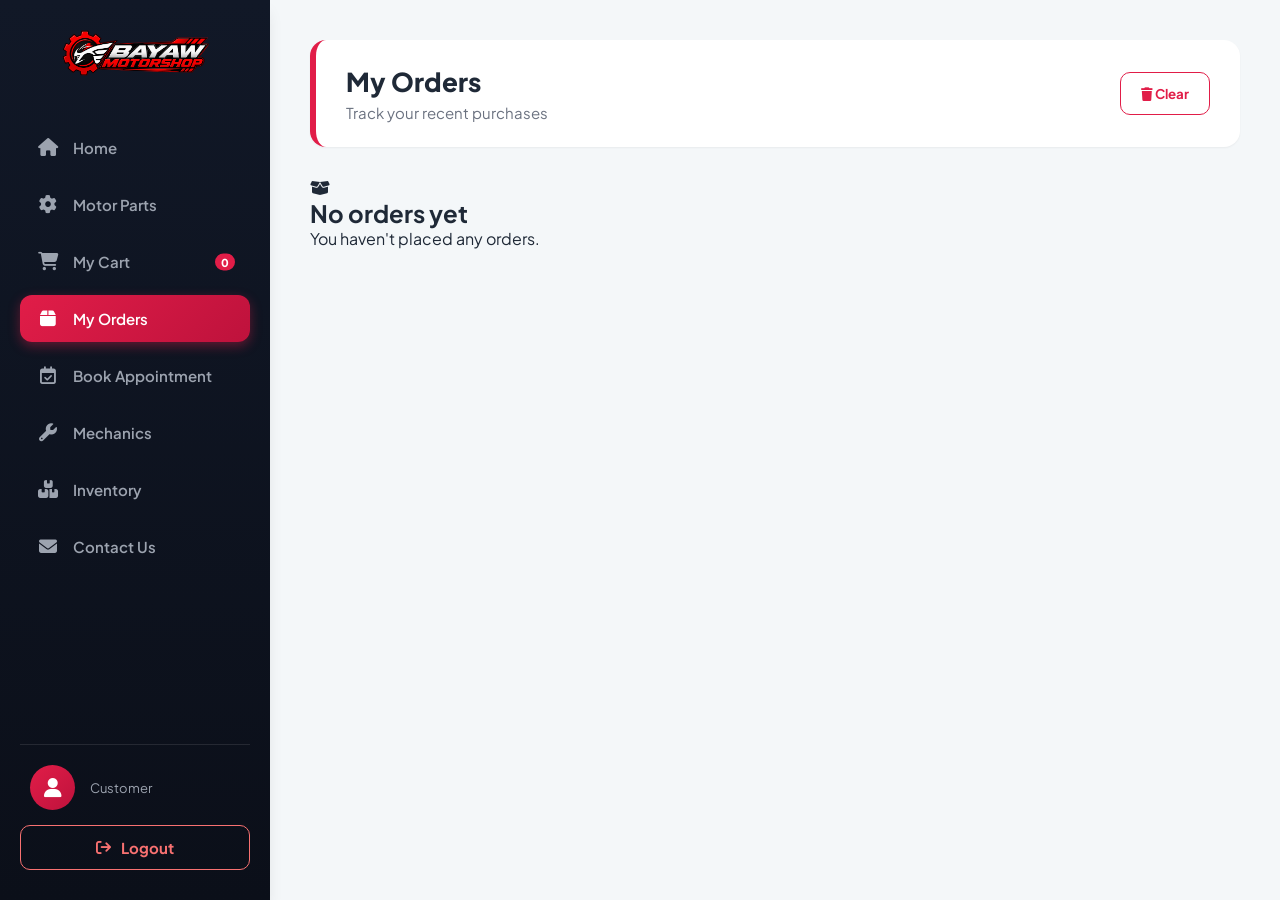
<file: orders.html>
<!DOCTYPE html>
<html lang="en">
<head>
    <meta charset="UTF-8">
    <meta name="viewport" content="width=device-width, initial-scale=1.0">
    <title>My Orders - Bayaw</title>
    <link rel="stylesheet" href="style.css">
    <link rel="stylesheet" href="https://cdnjs.cloudflare.com/ajax/libs/font-awesome/6.4.0/css/all.min.css">
</head>
<body>
    <div class="modal-overlay" id="customModal"><div class="modal-box"><h3 id="modalTitle">Title</h3><p id="modalMessage">Message</p><div class="modal-actions"><button class="btn-outline" id="modalBtnNo" onclick="closeModal()">No</button><button class="btn-primary" id="modalBtnYes">Yes</button></div></div></div>
    <div class="mobile-header"><img src="images/logo.png" style="height: 35px;"><button class="menu-toggle" onclick="toggleMenu()"><i class="fa-solid fa-bars"></i></button></div>
    <div class="app-container">
        <aside class="sidebar" id="sidebar">
            <div class="logo"><img src="images/logo.png" alt="Bayaw Motorshop"></div>
            <ul class="nav-menu">
                <li><a href="dashboard.html"><i class="fa-solid fa-house"></i> Home</a></li>
                <li><a href="motor-parts.html"><i class="fa-solid fa-gear"></i> Motor Parts</a></li>
                <li><a href="cart.html"><i class="fa-solid fa-cart-shopping"></i> My Cart <span class="cart-badge" id="cartCount">0</span></a></li>
                <li><a href="orders.html" class="active"><i class="fa-solid fa-box"></i> My Orders</a></li>
                <li><a href="book-appointment.html"><i class="fa-regular fa-calendar-check"></i> Book Appointment</a></li>
                <li><a href="mechanics.html"><i class="fa-solid fa-wrench"></i> Mechanics</a></li>
                <li><a href="inventory.html"><i class="fa-solid fa-boxes-stacked"></i> Inventory</a></li>
                <li><a href="contact.html"><i class="fa-solid fa-envelope"></i> Contact Us</a></li>
            </ul>
            <div class="user-section"><div class="user-profile"><div class="avatar"><i class="fa-solid fa-user"></i></div><div><h4></h4><p>Customer</p></div></div><button class="logout-btn" onclick="window.location.href='index.html'"><i class="fa-solid fa-arrow-right-from-bracket"></i> Logout</button></div>
        </aside>
        <main class="main-content">
            <div class="page-header" style="display: flex; justify-content: space-between; align-items: center; flex-wrap: wrap; gap: 10px;">
                <div><h1>My Orders</h1><p>Track your recent purchases</p></div>
                <button class="btn-outline" onclick="confirmClearOrders()" style="color: var(--primary-red); border-color: var(--primary-red);"><i class="fa-solid fa-trash"></i> Clear</button>
            </div>
            <div id="ordersContainer"></div>
        </main>
    </div>
    <nav class="bottom-nav">
        <a href="dashboard.html"><i class="fa-solid fa-house"></i><span>Home</span></a>
        <a href="motor-parts.html"><i class="fa-solid fa-gear"></i><span>Shop</span></a>
        <a href="cart.html"><i class="fa-solid fa-cart-shopping"></i><span>Cart</span></a>
        <a href="orders.html" class="active"><i class="fa-solid fa-box"></i><span>Orders</span></a>
        <a href="book-appointment.html"><i class="fa-regular fa-calendar-check"></i><span>Book</span></a>
        <a href="mechanics.html"><i class="fa-solid fa-wrench"></i><span>Mech</span></a>
        <a href="inventory.html"><i class="fa-solid fa-boxes-stacked"></i><span>Inv</span></a>
        <a href="contact.html"><i class="fa-solid fa-envelope"></i><span>Contact</span></a>
    </nav>
    <script>
        function toggleMenu() { document.getElementById('sidebar').classList.toggle('active'); }
        function updateCartBadge() { const cart = JSON.parse(localStorage.getItem('bayawCart')) || []; document.querySelectorAll('.cart-badge').forEach(b => b.innerText = cart.reduce((sum, item) => sum + item.qty, 0)); }
        function showModal(title, message, onConfirm, yesText = "Yes", noText = "No") {
            document.getElementById('modalTitle').innerText = title; document.getElementById('modalMessage').innerText = message;
            const btnYes = document.getElementById('modalBtnYes'); const btnNo = document.getElementById('modalBtnNo'); btnYes.innerText = yesText; btnNo.innerText = noText;
            const newYes = btnYes.cloneNode(true); const newNo = btnNo.cloneNode(true); btnYes.parentNode.replaceChild(newYes, btnYes); btnNo.parentNode.replaceChild(newNo, btnNo);
            newYes.onclick = () => { closeModal(); if(onConfirm) onConfirm(); }; newNo.onclick = () => { closeModal(); };
            document.getElementById('customModal').classList.add('active');
        }
        function closeModal() { document.getElementById('customModal').classList.remove('active'); }
        function renderOrders() {
            const orders = JSON.parse(localStorage.getItem('bayawOrders')) || []; const container = document.getElementById('ordersContainer');
            if (orders.length === 0) { container.innerHTML = `<div class="empty-cart"><i class="fa-solid fa-box-open"></i><h2>No orders yet</h2><p>You haven't placed any orders.</p></div>`; return; }
            let html = '';
            orders.slice().reverse().forEach(order => {
                html += `<div class="order-card"><div class="order-header"><span>ID: <b>${order.orderId}</b></span><span>Date: ${order.date}</span><span style="color: #10B981;">Status: ${order.status}</span></div><div class="order-body">`;
                order.items.forEach(item => { let imgSrc = item.image ? item.image : 'images/logo.png'; html += `<div class="order-item"><img src="${imgSrc}" onerror="this.src='images/logo.png'"><div style="flex-grow: 1;"><h4 style="font-size: 16px;">${item.name}</h4><p style="font-size: 14px; color: var(--text-muted);">Qty: ${item.qty} x ₱${item.price.toLocaleString()}</p></div><div style="font-weight: 700;">₱${(item.qty * item.price).toLocaleString()}</div></div>`; });
                html += `</div><div class="order-footer"><span>Total: ₱${order.total.toLocaleString()}</span><button class="btn-primary" style="width: auto; padding: 8px 15px; font-size: 13px;" onclick="window.location.href='track-order.html'">Track</button></div></div>`;
            });
            container.innerHTML = html;
        }
        function confirmClearOrders() { showModal("Clear History", "Sigurado ka bang gusto mong burahin lahat ng order history mo?", () => { localStorage.removeItem('bayawOrders'); renderOrders(); }, "Yes", "Cancel"); }
        updateCartBadge(); renderOrders();
    </script>
</body>
</html>
</file>
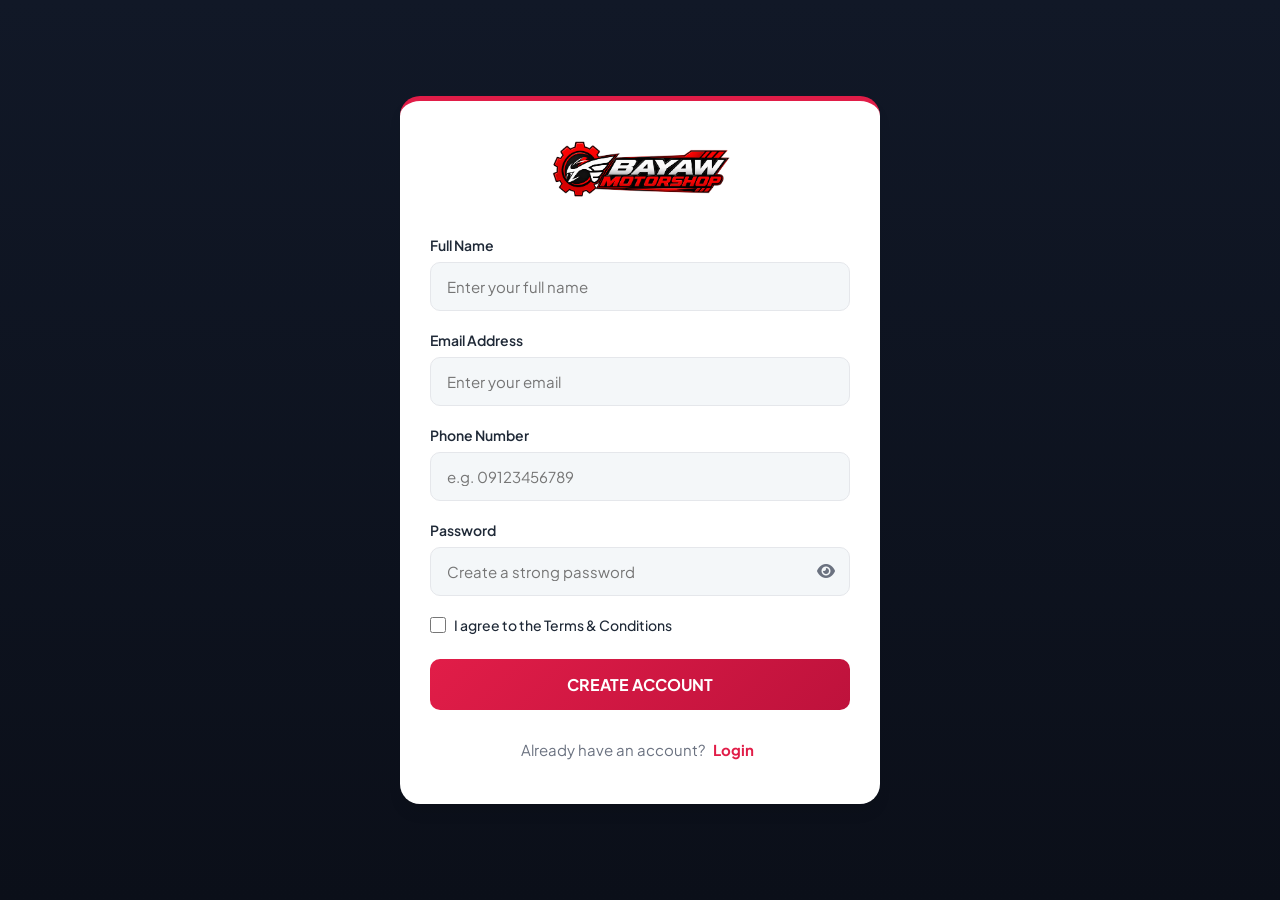
<file: signup.html>
<!DOCTYPE html>
<html lang="en">
<head>
    <meta charset="UTF-8">
    <meta name="viewport" content="width=device-width, initial-scale=1.0">
    <title>Create Account - Bayaw Motorshop</title>
    <link rel="stylesheet" href="style.css">
    <link rel="stylesheet" href="https://cdnjs.cloudflare.com/ajax/libs/font-awesome/6.4.0/css/all.min.css">
</head>
<body class="login-body">

    <!-- CUSTOM MODAL / IN-BOX MESSAGE -->
    <div class="modal-overlay" id="customModal">
        <div class="modal-box">
            <h3>Account Created!</h3>
            <p>Your account has been successfully created. Welcome to Bayaw Motorshop!</p>
            <div class="modal-actions">
                <!-- Dito papunta sa dashboard -->
                <button class="btn-primary" onclick="window.location.href='dashboard.html'">Go to Dashboard</button>
            </div>
        </div>
    </div>

    <div class="login-container" style="max-width: 480px;">
        <div class="logo"><img src="images/logo.png" alt="Bayaw Motorshop"></div>
        
        <form id="signupForm">
            <div class="input-group">
                <label>Full Name</label>
                <input type="text" placeholder="Enter your full name" required>
            </div>
            
            <div class="input-group">
                <label>Email Address</label>
                <input type="email" placeholder="Enter your email" required>
            </div>
            
            <div class="input-group">
                <label>Phone Number</label>
                <input type="tel" placeholder="e.g. 09123456789" required>
            </div>
            
            <div class="input-group">
                <label>Password</label>
                <div class="password-wrapper">
                    <input type="password" id="signupPassword" placeholder="Create a strong password" required>
                    <i class="fa-solid fa-eye toggle-password" onclick="togglePassword('signupPassword', this)"></i>
                </div>
            </div>

            <div class="form-options" style="justify-content: flex-start; margin-top: 15px;">
                <label><input type="checkbox" required> I agree to the Terms & Conditions</label>
            </div>
            
            <button type="submit" class="btn-primary">CREATE ACCOUNT</button>
        </form>
        
        <div class="login-links">
            Already have an account? <a href="login.html">Login</a>
        </div>
    </div>

    <script>
        function togglePassword(inputId, icon) {
            const input = document.getElementById(inputId);
            if (input.type === "password") { input.type = "text"; icon.classList.replace("fa-eye", "fa-eye-slash"); } 
            else { input.type = "password"; icon.classList.replace("fa-eye-slash", "fa-eye"); }
        }
        
        // Pipigilan ang pag-reload at ilalabas ang Custom Modal
        document.getElementById('signupForm').addEventListener('submit', function(e) { 
            e.preventDefault(); 
            document.getElementById('customModal').classList.add('active');
        });
    </script>
</body>
</html>
</file>
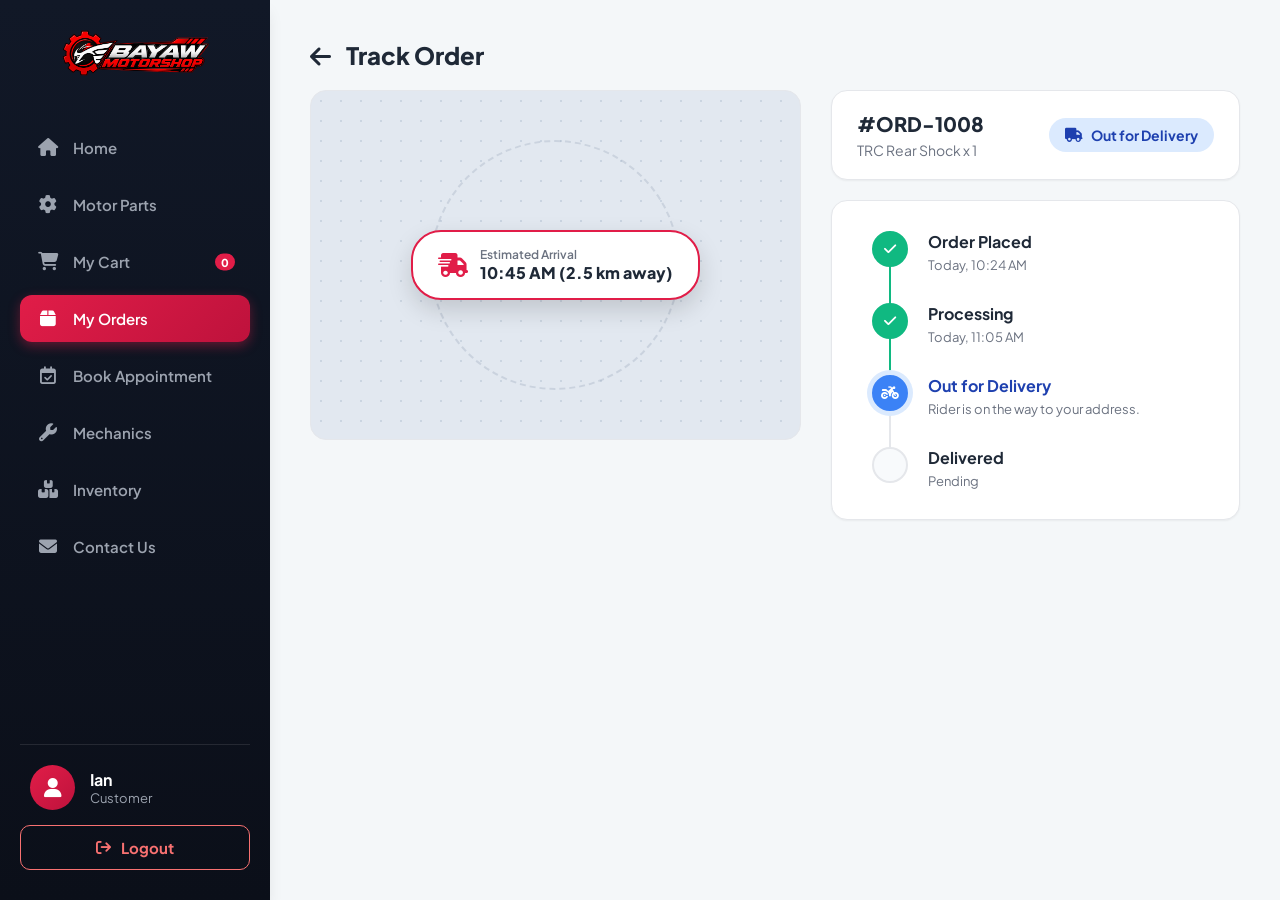
<file: track-order.html>
<!DOCTYPE html>
<html lang="en">
<head>
    <meta charset="UTF-8">
    <meta name="viewport" content="width=device-width, initial-scale=1.0">
    <title>Track Order - Bayaw</title>
    <link rel="stylesheet" href="style.css">
    <link rel="stylesheet" href="https://cdnjs.cloudflare.com/ajax/libs/font-awesome/6.4.0/css/all.min.css">
</head>
<body>
    <div class="mobile-header">
        <img src="images/logo.png" style="height: 35px;" alt="Logo">
        <button class="menu-toggle" onclick="toggleMenu()"><i class="fa-solid fa-bars"></i></button>
    </div>

    <div class="app-container">
        <aside class="sidebar" id="sidebar">
            <div class="logo"><img src="images/logo.png" alt="Bayaw Motorshop"></div>
            <ul class="nav-menu">
                <li><a href="dashboard.html"><i class="fa-solid fa-house"></i> Home</a></li>
                <li><a href="motor-parts.html"><i class="fa-solid fa-gear"></i> Motor Parts</a></li>
                <li><a href="cart.html"><i class="fa-solid fa-cart-shopping"></i> My Cart <span class="cart-badge" id="cartCount">0</span></a></li>
                <li><a href="orders.html" class="active"><i class="fa-solid fa-box"></i> My Orders</a></li>
                <li><a href="book-appointment.html"><i class="fa-regular fa-calendar-check"></i> Book Appointment</a></li>
                <li><a href="mechanics.html"><i class="fa-solid fa-wrench"></i> Mechanics</a></li>
                <li><a href="inventory.html"><i class="fa-solid fa-boxes-stacked"></i> Inventory</a></li>
                <li><a href="contact.html"><i class="fa-solid fa-envelope"></i> Contact Us</a></li>
            </ul>
            <div class="user-section">
                <div class="user-profile"><div class="avatar"><i class="fa-solid fa-user"></i></div><div><h4>Ian</h4><p>Customer</p></div></div>
                <button class="logout-btn" onclick="window.location.href='index.html'"><i class="fa-solid fa-arrow-right-from-bracket"></i> Logout</button>
            </div>
        </aside>

        <main class="main-content">
            <!-- Back Button -->
            <div style="display: flex; align-items: center; margin-bottom: 20px; gap: 15px;">
                <a href="orders.html" style="color: var(--text-main); font-size: 24px;"><i class="fa-solid fa-arrow-left"></i></a>
                <h1 style="font-size: 24px; font-weight: 800;">Track Order</h1>
            </div>

            <div class="tracking-grid">
                <!-- KALIWA: MAP VISUAL -->
                <div>
                    <div class="map-visual">
                        <div class="map-line"></div>
                        <div class="map-truck">
                            <i class="fa-solid fa-truck-fast"></i>
                            <div>
                                <span style="display:block; font-size:12px; color:var(--text-muted); font-weight:600;">Estimated Arrival</span>
                                10:45 AM (2.5 km away)
                            </div>
                        </div>
                    </div>
                </div>

                <!-- KANAN: TIMELINE -->
                <div>
                    <div class="tracking-header-card">
                        <div>
                            <h2>#ORD-1008</h2>
                            <p>TRC Rear Shock x 1</p>
                        </div>
                        <div class="status-badge-large">
                            <i class="fa-solid fa-truck"></i> Out for Delivery
                        </div>
                    </div>

                    <div class="timeline-card">
                        <div class="timeline">
                            <!-- Step 1: Completed -->
                            <div class="timeline-step completed">
                                <div class="timeline-icon"><i class="fa-solid fa-check"></i></div>
                                <div class="timeline-content">
                                    <h4>Order Placed</h4>
                                    <p>Today, 10:24 AM</p>
                                </div>
                            </div>
                            
                            <!-- Step 2: Completed -->
                            <div class="timeline-step completed">
                                <div class="timeline-icon"><i class="fa-solid fa-check"></i></div>
                                <div class="timeline-content">
                                    <h4>Processing</h4>
                                    <p>Today, 11:05 AM</p>
                                </div>
                            </div>

                            <!-- Step 3: Active -->
                            <div class="timeline-step active">
                                <div class="timeline-icon"><i class="fa-solid fa-motorcycle"></i></div>
                                <div class="timeline-content">
                                    <h4>Out for Delivery</h4>
                                    <p>Rider is on the way to your address.</p>
                                </div>
                            </div>

                            <!-- Step 4: Pending -->
                            <div class="timeline-step pending">
                                <div class="timeline-icon"></div>
                                <div class="timeline-content">
                                    <h4>Delivered</h4>
                                    <p>Pending</p>
                                </div>
                            </div>
                        </div>
                    </div>
                </div>
            </div>
        </main>
    </div>

    <!-- BOTTOM NAVIGATION -->
    <nav class="bottom-nav">
        <a href="dashboard.html"><i class="fa-solid fa-house"></i><span>Home</span></a>
        <a href="motor-parts.html"><i class="fa-solid fa-gear"></i><span>Shop</span></a>
        <a href="cart.html"><i class="fa-solid fa-cart-shopping"></i><span>Cart</span></a>
        <a href="orders.html" class="active"><i class="fa-solid fa-box"></i><span>Orders</span></a>
        <a href="book-appointment.html"><i class="fa-regular fa-calendar-check"></i><span>Book</span></a>
        <a href="mechanics.html"><i class="fa-solid fa-wrench"></i><span>Mech</span></a>
        <a href="inventory.html"><i class="fa-solid fa-boxes-stacked"></i><span>Inv</span></a>
        <a href="contact.html"><i class="fa-solid fa-envelope"></i><span>Contact</span></a>
    </nav>

    <script>
        function toggleMenu() { document.getElementById('sidebar').classList.toggle('active'); }
        function updateCartBadge() { const cart = JSON.parse(localStorage.getItem('bayawCart')) || []; document.querySelectorAll('.cart-badge').forEach(b => b.innerText = cart.reduce((sum, item) => sum + item.qty, 0)); }
        updateCartBadge();
    </script>
</body>
</html>
</file>
<file: style.css>
@import url('https://fonts.googleapis.com/css2?family=Plus+Jakarta+Sans:wght@400;500;600;700;800&display=swap');

:root {
    --bg-body: #F4F7F9;      
    --gradient-dark: linear-gradient(180deg, #111827 0%, #0B0F19 100%);
    --primary-red: #E11D48;  
    --primary-red-hover: #BE123C;
    --gradient-red: linear-gradient(135deg, #E11D48 0%, #BE123C 100%);
    --gradient-red-hover: linear-gradient(135deg, #BE123C 0%, #9F1239 100%);
    --text-main: #1F2937;
    --text-muted: #6B7280;
    --border-color: #E5E7EB;
    --white: #FFFFFF;
    --shadow-sm: 0 1px 2px 0 rgba(0, 0, 0, 0.05);
    --shadow-md: 0 4px 6px -1px rgba(0, 0, 0, 0.1);
    --shadow-lg: 0 10px 15px -3px rgba(0, 0, 0, 0.1);
}

* { margin: 0; padding: 0; box-sizing: border-box; font-family: 'Plus Jakarta Sans', sans-serif; }
body { background-color: var(--bg-body); color: var(--text-main); overflow-x: hidden; }
.hidden { display: none !important; }

/* === MOVING GRADIENT PARA SA GET STARTED === */
@keyframes gradientMove {
    0% { background-position: 0% 50%; }
    50% { background-position: 100% 50%; }
    100% { background-position: 0% 50%; }
}

/* === WELCOME PAGE === */
.welcome-body { background: var(--gradient-dark); display: flex; justify-content: center; align-items: center; min-height: 100vh; padding: 20px; text-align: center; color: white; }
.welcome-container { max-width: 400px; }
.welcome-container img { width: 250px; max-height: 100px; object-fit: contain; margin-bottom: 30px; }
.welcome-container h1 { font-size: 28px; margin-bottom: 15px; font-weight: 800; }
.welcome-container p { color: #9CA3AF; margin-bottom: 40px; line-height: 1.6; font-size: 15px; }
.btn-get-started {
    background: linear-gradient(270deg, #E11D48, #BE123C, #9F1239, #E11D48);
    background-size: 300% 300%;
    animation: gradientMove 3s ease infinite;
    display: inline-block; padding: 15px 40px; color: white; text-decoration: none; border-radius: 30px; font-weight: 700; font-size: 18px; transition: 0.3s; box-shadow: 0 4px 15px rgba(225,29,72,0.4);
}
.btn-get-started:hover { transform: translateY(-3px); box-shadow: 0 6px 20px rgba(225,29,72,0.6); }

/* === LOGIN & REGISTER PAGES === */
.login-body { background: var(--gradient-dark); display: flex; justify-content: center; align-items: center; min-height: 100vh; padding: 20px; }
.login-container { background-color: var(--white); padding: 40px 30px; border-radius: 20px; width: 100%; max-width: 420px; text-align: center; box-shadow: var(--shadow-lg); border-top: 5px solid var(--primary-red); margin: auto; }
/* SINIGURODONG MALIIT ANG LOGO DITO */
.login-container .logo img { width: 180px; max-height: 70px; margin-bottom: 30px; object-fit: contain; display: inline-block; }

.input-group { text-align: left; margin-bottom: 20px; }
.input-group label { color: var(--text-main); font-size: 14px; font-weight: 600; margin-bottom: 8px; display: block; }
.input-group input, .form-group input, .form-group select, .form-group textarea { width: 100%; padding: 14px 16px; border-radius: 10px; border: 1.5px solid var(--border-color); background-color: var(--bg-body); color: var(--text-main); outline: none; transition: all 0.2s; font-size: 15px; }
.input-group input:focus, .form-group input:focus, .form-group textarea:focus { border-color: var(--primary-red); background-color: var(--white); box-shadow: 0 0 0 4px rgba(225, 29, 72, 0.1); }

.password-wrapper { position: relative; width: 100%; }
.password-wrapper input { padding-right: 45px; }
.toggle-password { position: absolute; right: 15px; top: 50%; transform: translateY(-50%); cursor: pointer; color: var(--text-muted); font-size: 16px; }

.form-options { display: flex; justify-content: space-between; align-items: center; margin-bottom: 25px; margin-top: 10px; font-size: 14px; }
.form-options label { display: flex; align-items: center; gap: 8px; cursor: pointer; color: var(--text-main); font-weight: 500; }
.form-options input[type="checkbox"] { width: 16px; height: 16px; accent-color: var(--primary-red); cursor: pointer; }
.form-options a { color: var(--primary-red); text-decoration: none; font-weight: 600; }

.btn-primary { background: var(--gradient-red); color: var(--white); border: none; padding: 15px; border-radius: 10px; font-size: 16px; font-weight: 700; cursor: pointer; transition: 0.3s; width: 100%; }
.btn-primary:hover { background: var(--gradient-red-hover); transform: translateY(-2px); box-shadow: 0 6px 15px rgba(225,29,72,0.4); }
.btn-outline { border: 1.5px solid var(--border-color); color: var(--text-main); background: var(--white); padding: 12px 20px; border-radius: 10px; font-weight: 700; cursor: pointer; transition: 0.2s; }
.btn-outline:hover { border-color: var(--primary-red); color: var(--primary-red); }
.login-links { margin-top: 25px; font-size: 14px; color: var(--text-muted); }
.login-links a { color: var(--primary-red); text-decoration: none; font-weight: 700; }

/* === MODAL === */
.modal-overlay { position: fixed; top: 0; left: 0; width: 100%; height: 100%; background: rgba(0, 0, 0, 0.6); display: flex; justify-content: center; align-items: center; z-index: 9999; opacity: 0; pointer-events: none; transition: 0.3s; padding: 20px; }
.modal-overlay.active { opacity: 1; pointer-events: auto; }
.modal-box { background: var(--white); padding: 30px; border-radius: 16px; width: 100%; max-width: 400px; text-align: center; box-shadow: var(--shadow-lg); transform: translateY(20px); transition: 0.3s; }
.modal-overlay.active .modal-box { transform: translateY(0); }
.modal-box h3 { font-size: 22px; margin-bottom: 10px; color: var(--text-main); font-weight: 800; }
.modal-box p { font-size: 15px; color: var(--text-muted); margin-bottom: 25px; line-height: 1.5; }
.modal-actions { display: flex; gap: 15px; justify-content: center; flex-wrap: wrap; }
.modal-actions button { flex: 1; padding: 12px; font-size: 15px; border-radius: 10px; cursor: pointer; font-weight: 700; min-width: 120px; }

/* === APP LAYOUT (Dashboard, etc.) === */
.app-container { display: flex; height: 100vh; overflow: hidden; }
.mobile-header { display: none; background: var(--gradient-dark); padding: 15px 20px; color: white; justify-content: space-between; align-items: center; position: fixed; top: 0; width: 100%; z-index: 1000; box-shadow: var(--shadow-md); }
.mobile-header .menu-toggle { font-size: 24px; cursor: pointer; background: none; border: none; color: white; }
.sidebar { width: 270px; background: var(--gradient-dark); display: flex; flex-direction: column; padding: 30px 20px; transition: 0.3s ease-in-out; z-index: 999; box-shadow: var(--shadow-lg); overflow-y: auto; }
.sidebar .logo { text-align: center; margin-bottom: 40px; display: block; } 
.sidebar .logo img { width: 150px; max-height: 60px; object-fit: contain; }
.nav-menu { list-style: none; flex-grow: 1; }
.nav-menu li { margin-bottom: 10px; }
.nav-menu a { display: flex; align-items: center; padding: 14px 18px; color: #9CA3AF; text-decoration: none; border-radius: 12px; font-size: 15px; font-weight: 600; transition: all 0.3s; position: relative; }
.nav-menu a i { margin-right: 15px; font-size: 18px; width: 20px; text-align: center; }
.nav-menu a:hover { background-color: rgba(255,255,255,0.05); color: var(--white); transform: translateX(5px); }
.nav-menu a.active { background: var(--gradient-red); color: var(--white); box-shadow: 0 4px 12px rgba(225,29,72,0.4); }
.cart-badge { background: var(--primary-red); color: white; font-size: 11px; padding: 2px 6px; border-radius: 10px; position: absolute; right: 15px; top: 50%; transform: translateY(-50%); font-weight: 800; }

.user-section { margin-top: auto; border-top: 1px solid rgba(255,255,255,0.1); padding-top: 20px; }
.user-profile { display: flex; align-items: center; color: var(--white); margin-bottom: 15px; padding: 0 10px; }
.user-profile .avatar { width: 45px; height: 45px; background: var(--gradient-red); border-radius: 50%; display: flex; justify-content: center; align-items: center; margin-right: 15px; font-size: 20px; color: white; }
.user-profile h4 { font-size: 16px; font-weight: 700; }
.user-profile p { font-size: 13px; color: #9CA3AF; }
.logout-btn { display: flex; align-items: center; justify-content: center; gap: 10px; width: 100%; padding: 12px; background: transparent; color: #F87171; border: 1.5px solid #F87171; border-radius: 10px; cursor: pointer; font-weight: 700; transition: 0.2s; font-size: 15px; }
.logout-btn:hover { background: #F87171; color: var(--white); }

/* MAIN CONTENT */
.main-content { flex-grow: 1; padding: 40px; overflow-y: auto; background: var(--bg-body); }
.page-header { background-color: var(--white); padding: 25px 30px; border-radius: 16px; margin-bottom: 30px; box-shadow: var(--shadow-sm); border-left: 6px solid var(--primary-red); }
.page-header h1 { font-size: 26px; color: var(--text-main); margin-bottom: 5px; font-weight: 800; }
.page-header p { font-size: 15px; color: var(--text-muted); }
.search-bar { display: flex; width: 100%; margin-bottom: 30px; box-shadow: var(--shadow-sm); border-radius: 12px; }
.search-bar input { flex-grow: 1; padding: 16px 20px; border: 1.5px solid var(--border-color); border-radius: 12px 0 0 12px; outline: none; font-size: 15px; }
.search-bar button { padding: 0 35px; background: var(--gradient-red); color: var(--white); border: none; border-radius: 0 12px 12px 0; cursor: pointer; font-weight: 700; }

.cards-grid { display: grid; grid-template-columns: repeat(auto-fit, minmax(220px, 1fr)); gap: 25px; margin-bottom: 40px; }
.feature-card { background-color: var(--white); padding: 30px 20px; border-radius: 20px; text-align: center; border: 1px solid rgba(0,0,0,0.03); box-shadow: var(--shadow-sm); transition: 0.3s; cursor: pointer; }
.feature-card:hover { transform: translateY(-8px); box-shadow: var(--shadow-lg); border-color: transparent; }
.feature-card .icon { font-size: 40px; margin-bottom: 20px; }
.feature-card h3 { font-size: 18px; color: var(--text-main); margin-bottom: 10px; font-weight: 800; }
.feature-card p { font-size: 14px; color: var(--text-muted); line-height: 1.5; }

/* PRODUCT GRID */
.product-grid { display: grid; grid-template-columns: repeat(auto-fill, minmax(240px, 1fr)); gap: 20px; }
.product-card { background-color: var(--white); border-radius: 16px; border: 1px solid rgba(0,0,0,0.04); overflow: hidden; box-shadow: var(--shadow-sm); transition: 0.3s; display: flex; flex-direction: column; position: relative;}
.product-card:hover { transform: translateY(-5px); box-shadow: var(--shadow-md); }
.discount-badge { position: absolute; top: 10px; left: 10px; background: var(--primary-red); color: white; padding: 4px 8px; border-radius: 6px; font-size: 12px; font-weight: 700; z-index: 10;}
.brand-badge { position: absolute; top: 10px; right: 10px; background: transparent; border: 1px solid var(--primary-red); color: var(--primary-red); padding: 3px 8px; border-radius: 20px; font-size: 11px; font-weight: 700; z-index: 10; background: rgba(255,255,255,0.8);}
.product-card img { width: 100%; height: 200px; object-fit: cover; border-bottom: 1px solid var(--border-color); background-color: #f9f9f9; padding: 0; }
.product-info { padding: 15px; display: flex; flex-direction: column; flex-grow: 1; }
.product-info h4 { font-size: 15px; color: var(--text-main); margin-bottom: 5px; font-weight: 700; line-height: 1.3; }
.rating { font-size: 12px; color: #F59E0B; display: flex; align-items: center; gap: 4px; margin-bottom: 8px; }
.rating span { color: var(--text-muted); }
.price-container { display: flex; align-items: center; gap: 8px; margin-bottom: 15px; }
.price { font-size: 18px; font-weight: 800; color: var(--primary-red); }
.original-price { font-size: 13px; text-decoration: line-through; color: var(--text-muted); }
.btn-add-cart { background: #F1F5F9; color: var(--text-main); border: 1px solid var(--border-color); border-radius: 8px; padding: 10px; font-weight: 700; cursor: pointer; width: 100%; transition: 0.2s; margin-bottom: 8px; font-size: 13px; }
.btn-buy-now { background: var(--text-main); color: white; border: none; border-radius: 8px; padding: 10px; font-weight: 700; cursor: pointer; width: 100%; transition: 0.2s; font-size: 13px; }

/* LAYOUTS & CATEGORIES */
.layout-two-col { display: grid; grid-template-columns: 1fr 2.5fr; gap: 30px; margin-top: 20px; }
.category-list { display: flex; flex-direction: column; gap: 10px; }
.category-btn { padding: 16px; background-color: var(--white); border: 1.5px solid var(--border-color); border-radius: 10px; text-align: center; cursor: pointer; font-weight: 600; color: var(--text-main); transition: 0.2s; }
.category-btn.active { background: var(--gradient-red); border-color: transparent; color: var(--white); box-shadow: var(--shadow-md); }

/* CART & ORDERS */
.cart-container { background: var(--white); border-radius: 16px; padding: 30px; border: 1px solid var(--border-color); box-shadow: var(--shadow-sm); }
.cart-item { display: flex; align-items: center; justify-content: space-between; padding: 15px 0; border-bottom: 1px solid var(--border-color); flex-wrap: wrap; gap: 15px; }
.cart-item img { width: 80px; height: 80px; border-radius: 8px; object-fit: cover; background: #f9f9f9; }
.cart-details { flex-grow: 1; margin-left: 20px; min-width: 150px; }
.qty-input { width: 60px; padding: 8px; text-align: center; border: 1px solid var(--border-color); border-radius: 6px; font-weight: 600; }
.btn-remove { background: transparent; color: var(--primary-red); border: none; cursor: pointer; font-size: 18px; }
.cart-summary { margin-top: 30px; text-align: right; }
.cart-summary h3 { font-size: 24px; margin-bottom: 15px; font-weight: 800;}
.cart-summary .total-price { color: var(--primary-red); font-weight: 800; }
.qty-container { display: flex; align-items: center; border: 1px solid var(--border-color); border-radius: 8px; overflow: hidden; background: var(--white); }
.qty-btn { background: #F1F5F9; border: none; padding: 8px 12px; cursor: pointer; font-weight: bold; font-size: 16px; color: var(--text-main); transition: 0.2s; }
.qty-btn:hover { background: #E2E8F0; color: var(--primary-red); }
.qty-input { border: none; width: 40px; text-align: center; font-weight: 600; padding: 8px 0; outline: none; background: transparent; font-size: 14px; }

.order-card { background: var(--white); border-radius: 16px; border: 1px solid var(--border-color); margin-bottom: 20px; box-shadow: var(--shadow-sm); overflow: hidden; }
.order-header { background: #F8FAFC; padding: 15px 25px; display: flex; justify-content: space-between; border-bottom: 1px solid var(--border-color); font-weight: 600; font-size: 14px; flex-wrap: wrap; gap: 10px;}
.order-body { padding: 25px; }
.order-item { display: flex; align-items: center; margin-bottom: 15px; flex-wrap: wrap; gap: 15px;}
.order-footer { padding: 15px 25px; border-top: 1px solid var(--border-color); display: flex; justify-content: space-between; align-items: center; font-weight: 800; font-size: 18px; background: #fafafa; }

/* INVENTORY TABLE */
.inventory-table { background: var(--white); border-radius: 16px; border: 1px solid var(--border-color); box-shadow: var(--shadow-sm); overflow-x: auto; }
.table-row { display: grid; grid-template-columns: 80px 2fr 1.5fr 1fr 1fr; padding: 15px 25px; border-bottom: 1px solid var(--border-color); align-items: center; font-size: 15px; gap: 10px; }
.table-header { background: #F8FAFC; font-weight: 700; color: var(--text-main); }
.table-row img { width: 45px; height: 45px; object-fit: cover; border-radius: 8px; border: 1px solid var(--border-color); }

/* OTHERS */
.services-list { background: var(--white); padding: 30px; border-radius: 16px; border: 1px solid var(--border-color); box-shadow: var(--shadow-sm); }
.mechanic-card { display: flex; align-items: center; justify-content: space-between; background: var(--white); padding: 20px 25px; border-radius: 16px; border: 1px solid var(--border-color); margin-bottom: 15px; box-shadow: var(--shadow-sm); flex-wrap: wrap; gap: 15px;}
.mechanic-info { display: flex; align-items: center; gap: 20px; }
.mechanic-info img { width: 70px !important; height: 70px !important; border-radius: 50% !important; object-fit: cover !important; border: 2px solid var(--border-color); }
.mechanic-info h3 { font-size: 18px; margin-bottom: 5px; display: flex; align-items: center; gap: 10px; }
.badge { padding: 4px 10px; border-radius: 20px; font-size: 11px; font-weight: 700; }
.badge.available { background: #D1FAE5; color: #065F46; }
.badge.busy { background: #FEF3C7; color: #92400E; }
.form-group { margin-bottom: 20px; }
.form-group label { display: block; font-size: 14px; margin-bottom: 8px; color: var(--text-main); font-weight: 700; }
.form-group textarea { resize: vertical; height: 120px; }

/* BOTTOM NAV (HIDDEN SA DESKTOP) */
.bottom-nav { display: none; }

/* RESPONSIVE */
@media (max-width: 992px) { .layout-two-col { grid-template-columns: 1fr; } }

@media (max-width: 768px) {
    .app-container { flex-direction: column; padding-top: 60px; padding-bottom: 75px; height: auto; }
    .mobile-header { display: flex; }
    .sidebar { position: fixed; top: 60px; left: -100%; width: 100%; height: calc(100vh - 60px); }
    .sidebar.active { left: 0; }
    .main-content { padding: 15px; }
    .search-bar { flex-direction: column; border-radius: 0; box-shadow: none; background: transparent; gap: 10px; margin-bottom: 15px; }
    .search-bar input { border-radius: 10px; border: 1.5px solid var(--border-color); padding: 12px; }
    .search-bar button { border-radius: 10px; padding: 12px; width: 100%; }

    .bottom-nav {
        display: flex; position: fixed; bottom: 0; left: 0; width: 100%;
        background: var(--white); box-shadow: 0 -2px 10px rgba(0,0,0,0.1);
        z-index: 1000; justify-content: space-around; padding: 10px 2px;
        border-top: 1px solid var(--border-color);
    }
    .bottom-nav a { display: flex; flex-direction: column; align-items: center; text-decoration: none; color: var(--text-muted); font-size: 8px; font-weight: 700; gap: 3px; flex: 1; }
    .bottom-nav a i { font-size: 18px; }
    .bottom-nav a.active { color: var(--primary-red); }

    .product-grid { grid-template-columns: 1fr 1fr; gap: 10px; }
    .product-card img { height: 140px; }
    .product-info { padding: 10px; }
    .product-info h4 { font-size: 12px; height: 32px; overflow: hidden; }
    .price-container { margin-bottom: 10px; }
    .price { font-size: 14px; }
    .original-price { font-size: 11px; }
    .btn-add-cart, .btn-buy-now { padding: 8px; font-size: 11px; }
    
    .table-row { grid-template-columns: 60px 2fr 1fr; font-size: 13px; }
    .table-row div:nth-child(3), .table-row div:nth-child(5) { display: none; } 
}
:root {
    /* ... iba pang codes ... */
    --gradient-red: linear-gradient(135deg, #E11D48 0%, #BE123C 100%);
    --gradient-red-hover: linear-gradient(135deg, #BE123C 0%, #9F1239 100%);
}

.btn-primary { 
    background: var(--gradient-red); /* DAPAT ITO ANG NAKALAGAY */
    color: var(--white); 
    border: none; 
    padding: 15px; 
    border-radius: 10px; 
    font-size: 16px; 
    font-weight: 700; 
    cursor: pointer; 
    transition: 0.3s; 
    width: 100%; 
}

.btn-primary:hover { 
    background: var(--gradient-red-hover); 
    transform: translateY(-2px); 
    box-shadow: 0 6px 15px rgba(225,29,72,0.4); 
}/* === LOGIN & REGISTER PAGES === */
.login-body { background: var(--gradient-dark); display: flex; justify-content: center; align-items: center; min-height: 100vh; padding: 20px; }
.login-container { background-color: var(--white); padding: 40px 30px; border-radius: 20px; width: 100%; max-width: 420px; text-align: center; box-shadow: var(--shadow-lg); border-top: 5px solid var(--primary-red); margin: auto; }
.login-container .logo img { width: 180px; max-height: 70px; margin-bottom: 30px; object-fit: contain; display: inline-block; }

/* ... iba pang codes para sa input at btn-primary ... */

/* Dito ang ayos ng Sign Up Link */
.login-links { margin-top: 25px; font-size: 15px; color: var(--text-muted); }

.login-links a { 
    color: var(--primary-red); 
    text-decoration: none; 
    font-weight: 700; 
    cursor: pointer; 
    padding: 5px; 
    z-index: 10; 
    position: relative;
    display: inline-block;
}

.login-links a:hover {
    text-decoration: underline; 
}
/* === CUSTOM MODAL (IN-BOX MESSAGE) === */
.modal-overlay { 
    position: fixed; top: 0; left: 0; width: 100%; height: 100%; 
    background: rgba(0, 0, 0, 0.6); 
    display: flex; justify-content: center; align-items: center; 
    z-index: 9999; opacity: 0; pointer-events: none; transition: 0.3s; padding: 20px; 
}
.modal-overlay.active { opacity: 1; pointer-events: auto; }
.modal-box { 
    background: #FFFFFF; padding: 30px; border-radius: 16px; 
    width: 100%; max-width: 400px; text-align: center; 
    box-shadow: 0 10px 25px rgba(0,0,0,0.2); 
    transform: translateY(20px); transition: 0.3s; 
}
.modal-overlay.active .modal-box { transform: translateY(0); }
.modal-box h3 { font-size: 22px; margin-bottom: 10px; color: #1F2937; font-weight: 800; }
.modal-box p { font-size: 15px; color: #6B7280; margin-bottom: 25px; line-height: 1.5; }
.modal-actions { display: flex; gap: 15px; justify-content: center; flex-wrap: wrap; }
.modal-actions button { flex: 1; padding: 12px; font-size: 15px; border-radius: 10px; cursor: pointer; font-weight: 700; min-width: 120px; border: none; }
/* === MOBILE FIX PARA SA LOGIN/REGISTER AT MODAL === */
@media (max-width: 480px) {
    .login-container { padding: 30px 20px !important; border-radius: 16px; }
    .modal-box { padding: 20px !important; }
    .modal-actions { flex-direction: column; }
    .modal-actions button { width: 100%; }
}

/* === APPOINTMENT RECEIPT DESIGN === */
.receipt-container {
    background: #F8FAFC;
    border: 1px dashed var(--border-color);
    border-radius: 12px;
    padding: 20px;
    margin-bottom: 20px;
    text-align: left;
}
.receipt-row {
    display: flex;
    justify-content: space-between;
    margin-bottom: 10px;
    font-size: 14px;
    border-bottom: 1px solid var(--border-color);
    padding-bottom: 8px;
}
.receipt-row:last-child { border-bottom: none; margin-bottom: 0; padding-bottom: 0; }
.receipt-label { color: var(--text-muted); font-weight: 600; }
.receipt-value { color: var(--text-main); font-weight: 700; text-align: right;}
/* === DASHBOARD WIDGETS === */
.dashboard-widget-container { display: grid; grid-template-columns: repeat(auto-fill, minmax(280px, 1fr)); gap: 15px; margin-bottom: 30px; }
.widget-card { background: var(--white); border-radius: 12px; padding: 15px; border: 1px solid var(--border-color); box-shadow: var(--shadow-sm); display: flex; flex-direction: column; justify-content: space-between; }
.widget-header { display: flex; justify-content: space-between; align-items: center; margin-bottom: 10px; font-size: 14px; border-bottom: 1px solid var(--border-color); padding-bottom: 8px; }
.status-chip-small { padding: 3px 8px; border-radius: 10px; font-size: 10px; font-weight: 700; background: #DBEAFE; color: #1E40AF; }
.status-chip-small.success { background: #D1FAE5; color: #065F46; }
.widget-body p { font-size: 13px; margin-bottom: 5px; color: var(--text-main); }
.widget-body p span { color: var(--text-muted); font-size: 12px; }
/* =========================================
   📱 FINAL MOBILE FIX (Paliit ng Boxes & Horizontal)
   ========================================= */
@media (max-width: 768px) {
    
    /* 1. DASHBOARD CARDS (Gawing 2 columns at paliitin) */
    .cards-grid { 
        grid-template-columns: 1fr 1fr !important; 
        gap: 10px !important; 
    }
    .feature-card { 
        padding: 15px 10px !important; 
        border-radius: 12px !important;
    }
    .feature-card .icon { font-size: 25px !important; margin-bottom: 8px !important; }
    .feature-card h3 { font-size: 14px !important; }
    .feature-card p { font-size: 11px !important; }

    /* 2. SHOP CATEGORIES (Gawing pahiga / horizontal scroll) */
    .category-list { 
        display: flex !important; 
        flex-direction: row !important; 
        overflow-x: auto !important; 
        gap: 10px !important;
        padding-bottom: 10px !important;
        margin-bottom: 15px !important;
        -ms-overflow-style: none; 
        scrollbar-width: none; 
    }
    .category-list::-webkit-scrollbar { display: none; }
    .category-btn { 
        white-space: nowrap !important; 
        padding: 10px 20px !important; 
        border-radius: 20px !important;
        font-size: 13px !important; 
        flex-shrink: 0;
    }

    /* 3. SHOP PRODUCTS (Gawing 2 per row at paliitin ang image) */
    .product-grid { 
        grid-template-columns: 1fr 1fr !important; 
        gap: 10px !important; 
    }
    .product-card img { 
        height: 130px !important; 
        object-fit: cover !important; 
    }
    .product-info { padding: 10px !important; }
    .product-info h4 { font-size: 12px !important; height: 32px !important; overflow: hidden; }
    .price { font-size: 14px !important; }
    .btn-add-cart, .btn-buy-now { font-size: 11px !important; padding: 8px !important; }

    /* 4. ORDERS PAGE (Paliitin ang image at gawing magkatabi) */
    .order-item {
        flex-direction: row !important; 
        align-items: center !important;
        text-align: left !important;
    }
    .order-item img {
        width: 70px !important; 
        height: 70px !important;
        object-fit: cover !important;
        margin-bottom: 0 !important;
        margin-right: 15px !important;
    }
    .order-footer { flex-direction: column; gap: 10px; text-align: center; }
}
/* =========================================
   🚚 TRACK ORDER PAGE DESIGN
   ========================================= */
.tracking-grid { display: grid; grid-template-columns: 1.2fr 1fr; gap: 30px; margin-top: 20px; }
.tracking-header-card { background: var(--white); padding: 20px 25px; border-radius: 16px; border: 1px solid var(--border-color); box-shadow: var(--shadow-sm); display: flex; justify-content: space-between; align-items: center; margin-bottom: 20px; flex-wrap: wrap; gap: 15px; }
.tracking-header-card h2 { font-size: 20px; font-weight: 800; color: var(--text-main); margin-bottom: 5px; }
.tracking-header-card p { font-size: 14px; color: var(--text-muted); }
.status-badge-large { background: #DBEAFE; color: #1E40AF; padding: 8px 16px; border-radius: 30px; font-weight: 700; font-size: 14px; display: flex; align-items: center; gap: 8px; }

/* Map Visual */
.map-visual { background: #E2E8F0; border-radius: 16px; border: 1px solid var(--border-color); height: 350px; position: relative; display: flex; justify-content: center; align-items: center; overflow: hidden; background-image: radial-gradient(#CBD5E1 1px, transparent 1px); background-size: 20px 20px; }
.map-truck { background: var(--white); padding: 15px 25px; border-radius: 30px; box-shadow: 0 10px 25px rgba(0,0,0,0.15); display: flex; align-items: center; gap: 12px; font-weight: 800; font-size: 16px; color: var(--text-main); z-index: 2; border: 2px solid var(--primary-red); }
.map-truck i { color: var(--primary-red); font-size: 24px; }
.map-line { position: absolute; width: 100%; height: 100%; border: 2px dashed #94A3B8; border-radius: 50%; width: 250px; height: 250px; opacity: 0.3; z-index: 1; }

/* Timeline */
.timeline-card { background: var(--white); padding: 30px; border-radius: 16px; border: 1px solid var(--border-color); box-shadow: var(--shadow-sm); }
.timeline { position: relative; padding-left: 10px; }
.timeline-step { display: flex; gap: 20px; margin-bottom: 30px; position: relative; }
.timeline-step:last-child { margin-bottom: 0; }
/* Vertical line */
.timeline-step::before { content: ''; position: absolute; left: 17px; top: 35px; bottom: -30px; width: 2px; background: var(--border-color); z-index: 1; }
.timeline-step:last-child::before { display: none; }

.timeline-icon { width: 36px; height: 36px; border-radius: 50%; border: 2px solid var(--border-color); background: var(--white); z-index: 2; display: flex; justify-content: center; align-items: center; font-size: 14px; color: var(--text-muted); }
.timeline-content h4 { font-size: 16px; font-weight: 700; margin-bottom: 5px; color: var(--text-main); }
.timeline-content p { font-size: 13px; color: var(--text-muted); }

/* States */
.timeline-step.completed .timeline-icon { background: #10B981; border-color: #10B981; color: white; }
.timeline-step.completed::before { background: #10B981; }
.timeline-step.active .timeline-icon { background: #3B82F6; border-color: #3B82F6; color: white; box-shadow: 0 0 0 5px #DBEAFE; }
.timeline-step.active .timeline-content h4 { color: #1E40AF; }
.timeline-step.pending .timeline-icon { background: #F8FAFC; }

@media (max-width: 768px) {
    .tracking-grid { grid-template-columns: 1fr; }
    .map-visual { height: 200px; }
}
</file>
